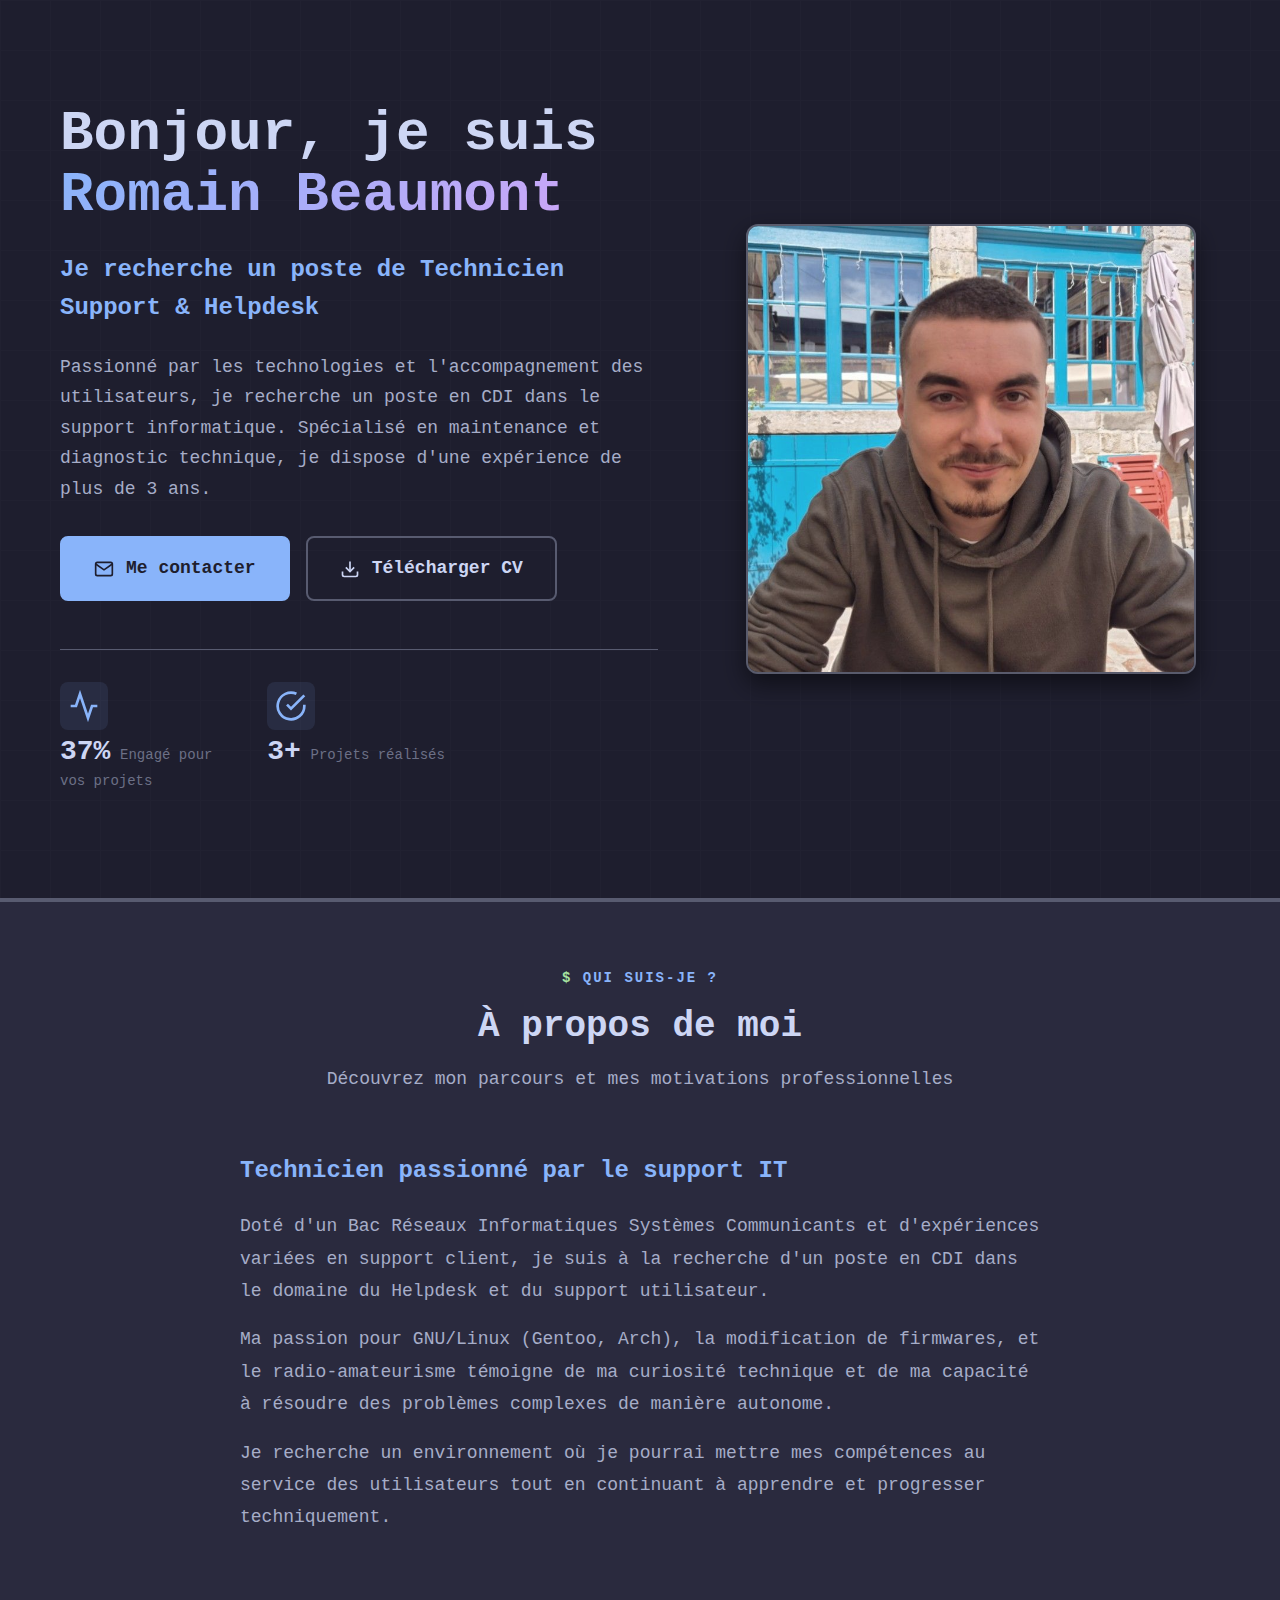
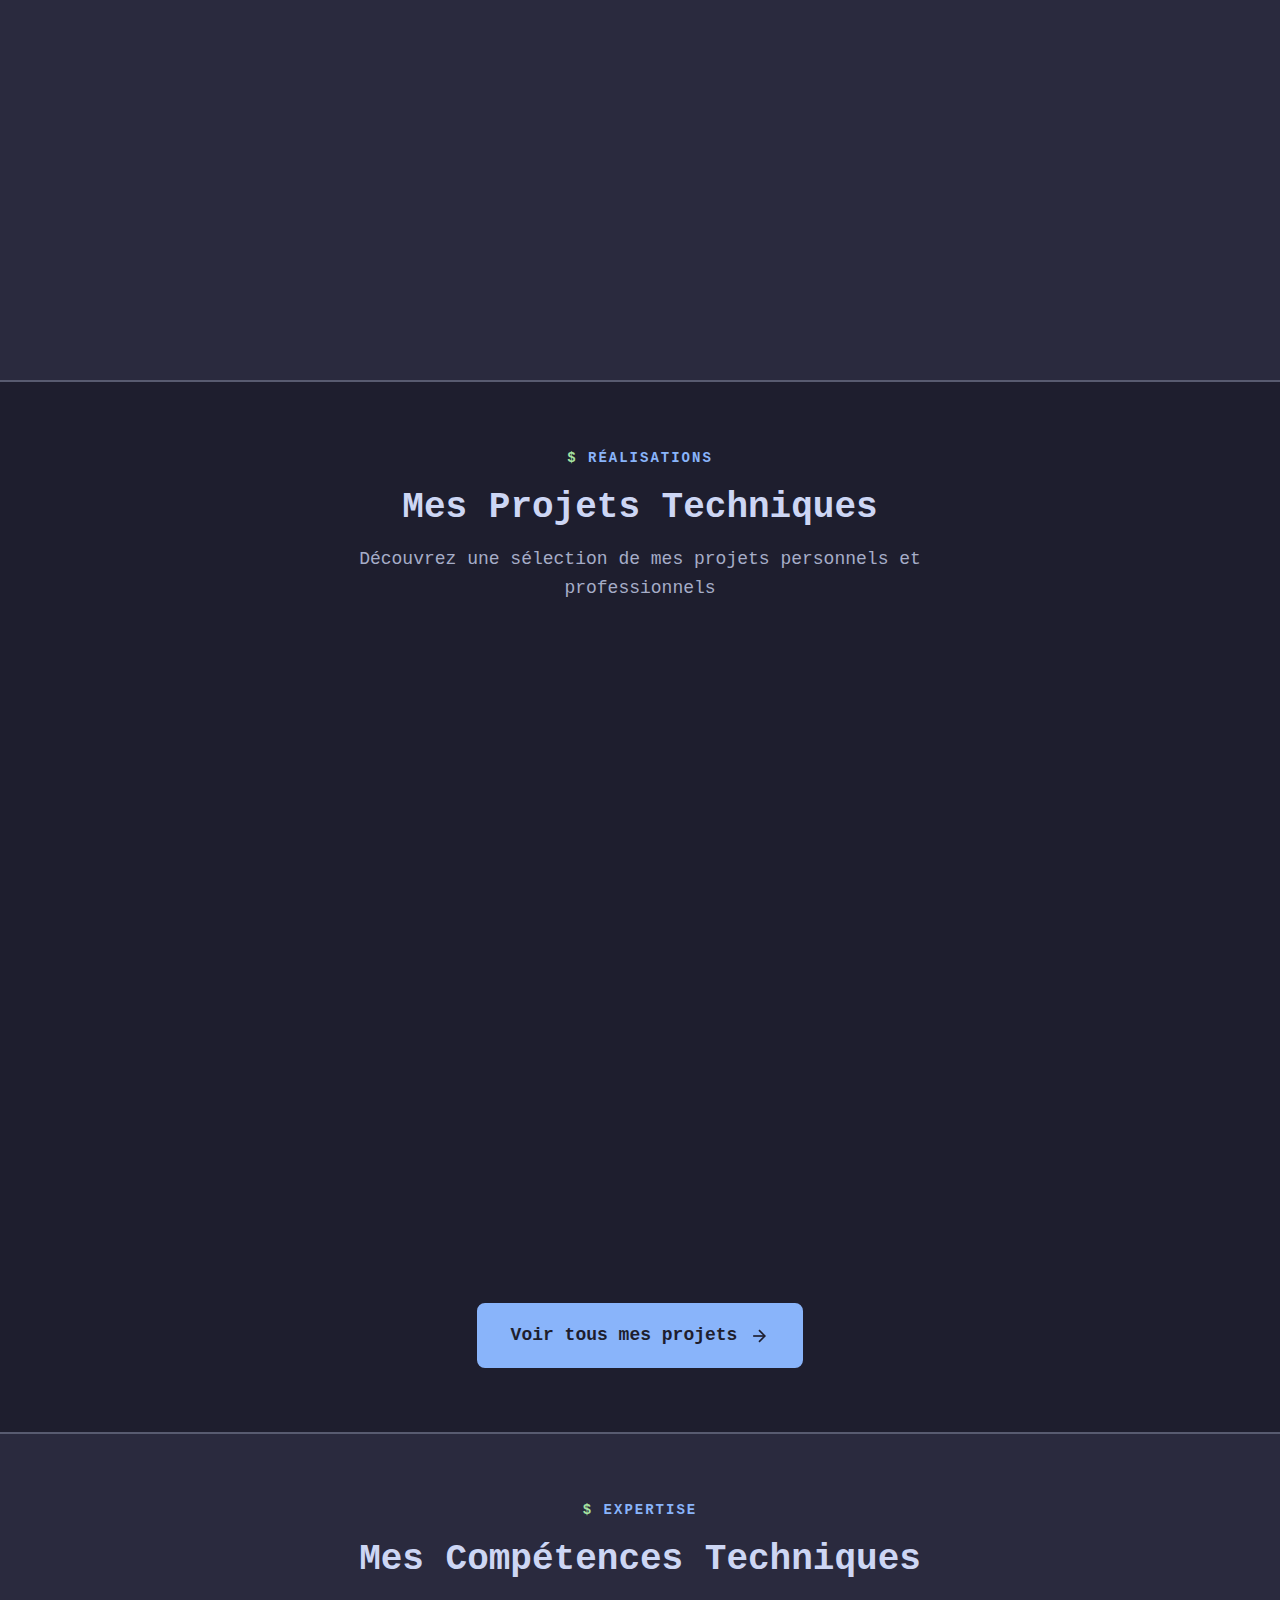
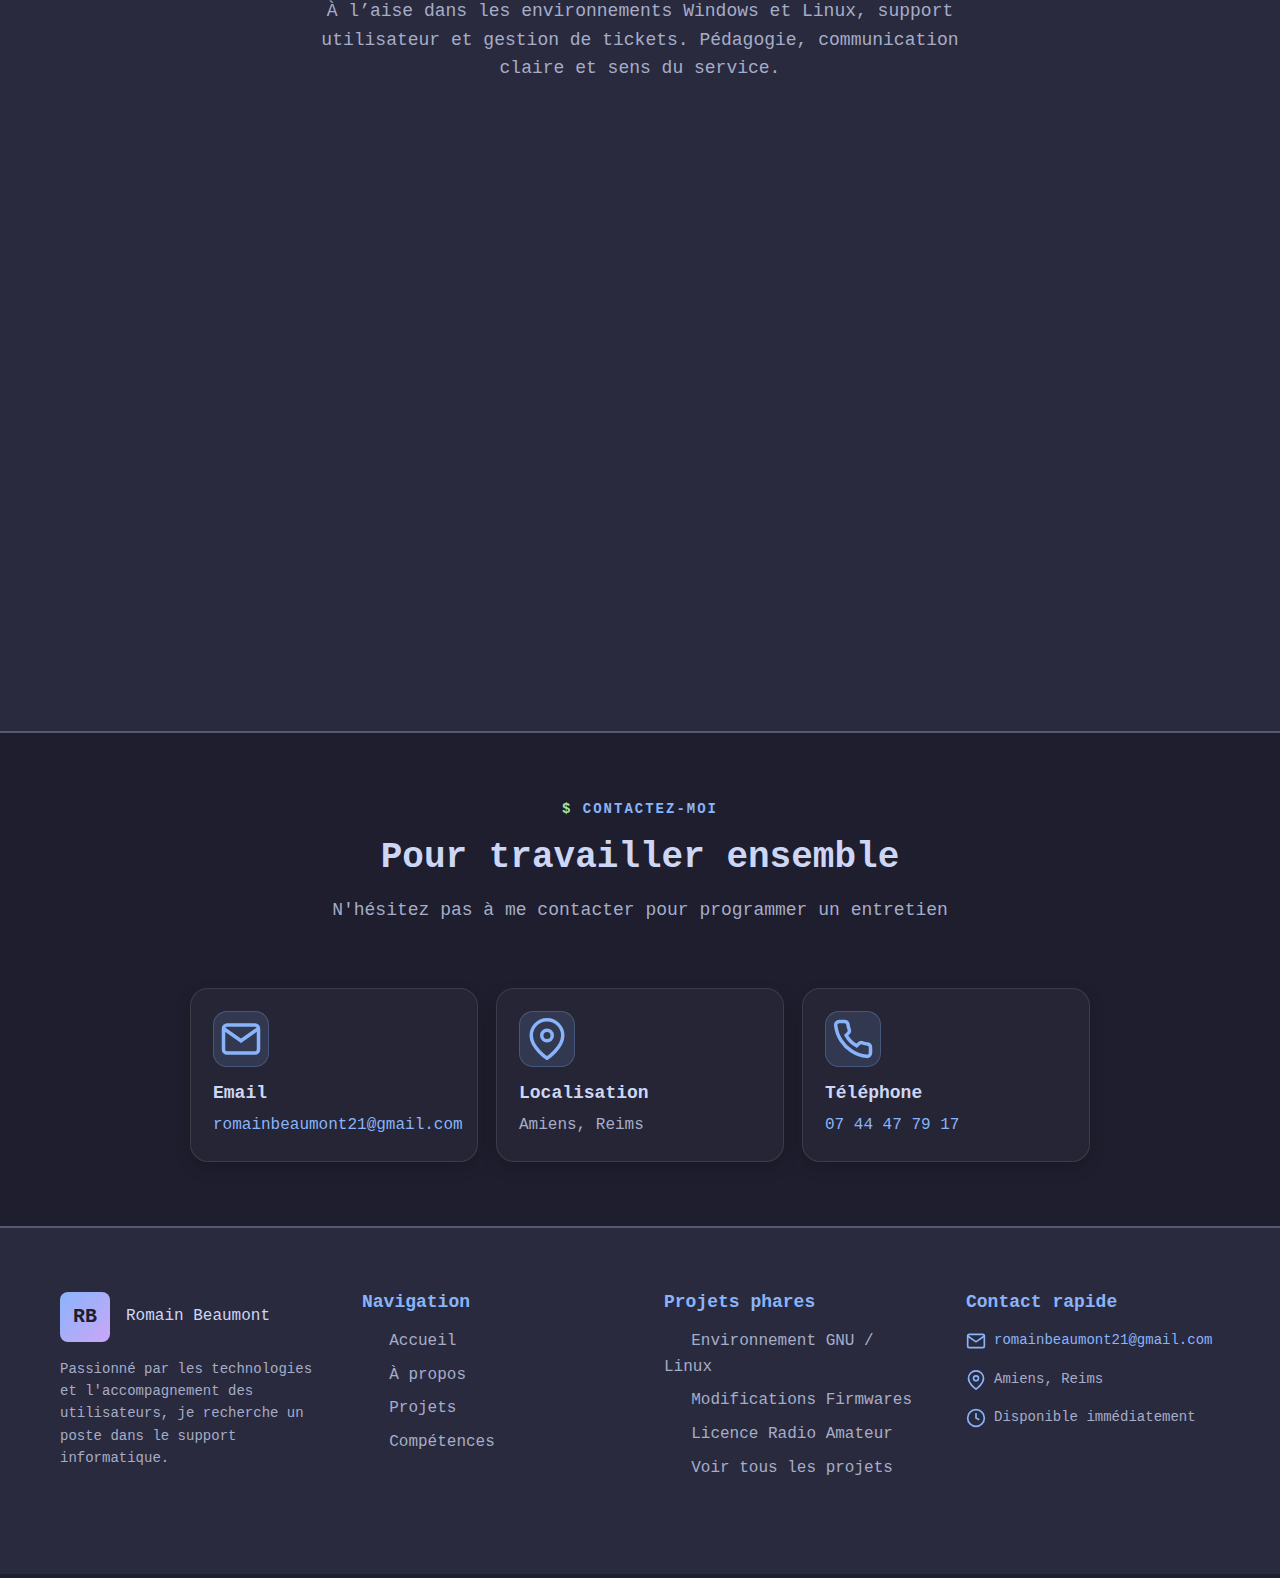
<file: index.html>
<!DOCTYPE html>
<html lang="fr">
<head>
    <meta charset="UTF-8">
    <meta name="viewport" content="width=device-width, initial-scale=1.0">
    <meta name="description" content="Portfolio de Romain Beaumont - Technicien Support IT & Helpdesk. Spécialisé en systèmes Linux, réseaux et support utilisateur.">
    <meta name="keywords" content="Technicien IT, Helpdesk, Support, Linux, Réseaux, Portfolio">
    <meta name="author" content="Romain Beaumont">
    
    <title>Romain Beaumont - Portfolio</title>
    
    <!-- Favicon -->
    <link rel="icon" type="image/x-icon" href="favicon.ico">
    
    <!-- Styles CSS -->
    <link rel="stylesheet" href="css/style.css">
    
    <!-- Google Fonts -->
    <link rel="preconnect" href="https://fonts.googleapis.com">
    <link rel="preconnect" href="https://fonts.gstatic.com" crossorigin>
    <link href="https://fonts.googleapis.com/css2?family=Inter:wght@300;400;500;600;700;800&display=swap" rel="stylesheet">
</head>
<body>

    <!-- ========== SECTION HERO ========== -->
    <section class="hero" id="accueil">
        <div class="container">
            <div class="hero-content">
                
                <!-- ===== COLONNE GAUCHE : TEXTE ===== -->
                <div class="hero-text">
                    

                    
                    <!-- Titre principal -->
                    <h1 class="hero-title">
                        Bonjour, je suis <br>
                        <span class="gradient-text">Romain Beaumont</span>
                    </h1>
                    
                    <!-- Sous-titre avec animation -->
                    <p class="hero-subtitle">
                        <span class="typed-text">Je recherche un poste de Technicien Support & Helpdesk</span>
                    </p>
                    
                    <!-- Description -->
                    <p class="hero-description">
                        Passionné par les technologies et l'accompagnement des utilisateurs, 
                        je recherche un poste en CDI dans le support informatique. 
                        Spécialisé en maintenance et diagnostic technique, je dispose d'une expérience de plus de 3 ans.
                    </p>
                    
                    <!-- Boutons d'action -->
                    <div class="hero-buttons">
                        <a href="#contact" class="btn btn-primary btn-large">
                            <svg class="icon-left" width="20" height="20" viewBox="0 0 24 24" fill="none" stroke="currentColor" stroke-width="2">
                                <path d="M4 4h16c1.1 0 2 .9 2 2v12c0 1.1-.9 2-2 2H4c-1.1 0-2-.9-2-2V6c0-1.1.9-2 2-2z"></path>
                                <polyline points="22,6 12,13 2,6"></polyline>
                            </svg>
                            Me contacter
                        </a>
                        <a href="assets/documents/CV-Romain-BEAUMONT.pdf" class="btn btn-outline btn-large" download>
                            <svg class="icon-left" width="20" height="20" viewBox="0 0 24 24" fill="none" stroke="currentColor" stroke-width="2">
                                <path d="M21 15v4a2 2 0 0 1-2 2H5a2 2 0 0 1-2-2v-4"></path>
                                <polyline points="7 10 12 15 17 10"></polyline>
                                <line x1="12" y1="15" x2="12" y2="3"></line>
                            </svg>
                            Télécharger CV
                        </a>
                    </div>
                    
<div class="hero-stats">
    <div class="stat-card">
        <div class="stat-icon">
            <svg width="32" height="32" viewBox="0 0 24 24" fill="none" stroke="currentColor" stroke-width="2">
                <polyline points="22 12 18 12 15 21 9 3 6 12 2 12"></polyline>
            </svg>
        </div>
        <div class="stat-content">
            <span class="stat-number">100%</span>
            <span class="stat-label">Engagé pour vos projets</span>
        </div>
    </div>
    

    
    <div class="stat-card">
        <div class="stat-icon">
            <svg width="32" height="32" viewBox="0 0 24 24" fill="none" stroke="currentColor" stroke-width="2">
                <path d="M22 11.08V12a10 10 0 1 1-5.93-9.14"></path>
                <polyline points="22 4 12 14.01 9 11.01"></polyline>
            </svg>
        </div>
        <div class="stat-content">
            <span class="stat-number">10+</span>
            <span class="stat-label">Projets réalisés</span>
        </div>
    </div>
</div>

                    
                </div>
                <!-- fin hero-text -->
                
                <!-- ===== COLONNE DROITE : IMAGE ===== -->
                <div class="hero-image">
                    <div class="image-container">
                        <img src="assets/images/photo-profil.jpg" alt="Romain Beaumont - Technicien IT" class="profile-image">
                        
                       
                    </div>
                </div>
                <!-- fin hero-image -->
                
            </div>
        </div>
    </section>

    <!-- ========== SECTION À PROPOS ========== -->
    <section class="about-section" id="about">
        <div class="container">
            <div class="section-header">
                <span class="section-label">Qui suis-je ?</span>
                <h2 class="section-title">À propos de moi</h2>
                <p class="section-description">
                    Découvrez mon parcours et mes motivations professionnelles
                </p>
            </div>
            
            <div class="about-content">
                <div class="about-text">
                    <h3>Technicien passionné par le support IT</h3>
                    <p>
                        Doté d'un Bac Réseaux Informatiques Systèmes Communicants et d'expériences variées en support client, 
                        je suis à la recherche d'un poste en CDI dans le domaine du Helpdesk et du support utilisateur.
                    </p>
                    <p>
                        Ma passion pour GNU/Linux (Gentoo, Arch), la modification de firmwares, 
                        et le radio-amateurisme témoigne de ma curiosité technique et de ma capacité à résoudre 
                        des problèmes complexes de manière autonome.
                    </p>
                    <p>
                        Je recherche un environnement où je pourrai mettre mes compétences au service 
                        des utilisateurs tout en continuant à apprendre et progresser techniquement.
                    </p>
                </div>
                
<!-- Section À propos - Highlight Cards -->
<div class="about-highlights">
    <div class="highlight-card">
        <div class="highlight-icon">
            <svg width="40" height="40" viewBox="0 0 24 24" fill="none" stroke="currentColor" stroke-width="2">
                <rect x="2" y="7" width="20" height="14" rx="2" ry="2"></rect>
                <path d="M16 21V5a2 2 0 0 0-2-2h-4a2 2 0 0 0-2 2v16"></path>
            </svg>
        </div>
        <h3>Expériences variées</h3>
        <p>Support, gestion de dossiers, modération technique</p>
    </div>
    
    <div class="highlight-card">
        <div class="highlight-icon">
            <svg width="40" height="40" viewBox="0 0 24 24" fill="none" stroke="currentColor" stroke-width="2">
                <circle cx="12" cy="12" r="10"></circle>
                <path d="M12 6v6l4 2"></path>
            </svg>
        </div>
        <h3>Objectif professionnel</h3>
        <p>Intégrer une équipe Helpdesk pour accompagner les utilisateurs au quotidien</p>
    </div>
    
    <div class="highlight-card">
        <div class="highlight-icon">
            <svg width="40" height="40" viewBox="0 0 24 24" fill="none" stroke="currentColor" stroke-width="2">
                <polygon points="12 2 15.09 8.26 22 9.27 17 14.14 18.18 21.02 12 17.77 5.82 21.02 7 14.14 2 9.27 8.91 8.26 12 2"></polygon>
            </svg>
        </div>
        <h3>Valeurs</h3>
        <p>Rigueur, autonomie, communication et amélioration continue</p>
    </div>
</div>

            </div>
        </div>
    </section>

    <!-- ========== SECTION PROJETS ========== -->
    <section class="projects-section" id="projets">
        <div class="container">
            <div class="section-header">
                <span class="section-label">Réalisations</span>
                <h2 class="section-title">Mes Projets Techniques</h2>
                <p class="section-description">
                    Découvrez une sélection de mes projets personnels et professionnels
                </p>
            </div>
            
            <div class="projects-grid">
                
                <!-- Projet 1 -->
                <article class="project-card">
                    <div class="project-image">
                        <img src="assets/images/projets/linux-desktop.png" alt="Environnement Linux personnalisé">
                        <div class="project-overlay">
                            <a href="projets.html" class="btn-overlay">Voir le projet</a>
                        </div>
                    </div>
                    <div class="project-content">
                        <div class="project-tags">
                            <span class="tag">GNU/Linux</span> 
                            <span class="tag">Systèmes</span>
                            <span class="tag">BASH</span>
                        </div>
                        <h3 class="project-title">Environnement GNU/Linux personnalisé</h3>
                        <p class="project-description">
Configuration complète d'un environnement Linux (Gentoo/Arch) avec optimisations système, scripts d'automatisation et sécurisation avancée (hardening).
                        </p>
                        <div class="project-meta">
                            <span class="meta-item">
                                <svg class="icon" width="16" height="16" viewBox="0 0 24 24" fill="none" stroke="currentColor">
                                    <rect x="3" y="4" width="18" height="18" rx="2" ry="2"></rect>
                                    <line x1="16" y1="2" x2="16" y2="6"></line>
                                    <line x1="8" y1="2" x2="8" y2="6"></line>
                                    <line x1="3" y1="10" x2="21" y2="10"></line>
                                </svg>
                                2019-2025
                            </span>
                       
                        </div>
                    </div>
                </article>

                <!-- Projet 2 -->
                <article class="project-card">
                    <div class="project-image">
                        <img src="assets/images/projets/bios-modding.png" alt="Modification BIOS">
                        <div class="project-overlay">
                            <a href="projets.html" class="btn-overlay">Voir le projet</a>
                        </div>
                    </div>
                    <div class="project-content">
                        <div class="project-tags">
                            <span class="tag">Hardware</span>
                            <span class="tag">Firmwares</span>
                            <span class="tag">Programmation</span>
                        </div>
                        <h3 class="project-title">Modification de Firmwares pour Thinkpad X200/X220</h3>
                        <p class="project-description">
Installation et configuration de Coreboot et Libreboot sur ordinateurs portables Lenovo Thinkpad, pour des améliorations de sécurité. 
                        </p>
                        <div class="project-meta">
                            <span class="meta-item">
                                <svg class="icon" width="16" height="16" viewBox="0 0 24 24" fill="none" stroke="currentColor">
                                    <rect x="3" y="4" width="18" height="18" rx="2" ry="2"></rect>
                                    <line x1="16" y1="2" x2="16" y2="6"></line>
                                    <line x1="8" y1="2" x2="8" y2="6"></line>
                                    <line x1="3" y1="10" x2="21" y2="10"></line>
                                </svg>
                                2024-2025
                            </span>
                      
                              
                            </span>
                        </div>
                    </div>
                </article>

                <!-- Projet 3 -->
                <article class="project-card">
                    <div class="project-image">
                        <img src="assets/images/projets/radio-amateur.png" alt="Projet Radio Amateur">
                        <div class="project-overlay">
                            <a href="projets.html" class="btn-overlay">Voir le projet</a>
                        </div>
                    </div>
                    <div class="project-content">
                        <div class="project-tags">
                            <span class="tag">Electronique</span>
                            <span class="tag">Electrotechnique</span>
                        </div>
                        <h3 class="project-title">Licence Radio Amateur (ANFR)</h3>
                        <p class="project-description">
Obtention de la licence radioamateur, expérimentation des techniques de transmission radio, montage d'antennes et réception longue distance. 
                        </p>
                        <div class="project-meta">
                            <span class="meta-item">
                                <svg class="icon" width="16" height="16" viewBox="0 0 24 24" fill="none" stroke="currentColor">
                                    <rect x="3" y="4" width="18" height="18" rx="2" ry="2"></rect>
                                    <line x1="16" y1="2" x2="16" y2="6"></line>
                                    <line x1="8" y1="2" x2="8" y2="6"></line>
                                    <line x1="3" y1="10" x2="21" y2="10"></line>
                                </svg>
                                2025-2026
                            </span>
                      
                        </div>
                    </div>
                </article>

            </div>
            <!-- fin projects-grid -->
            
            <!-- Bouton vers page projets -->
            <div class="section-cta">
                <a href="projets.html" class="btn btn-primary btn-large">
                    Voir tous mes projets
                    <svg class="icon-right" width="20" height="20" viewBox="0 0 24 24" fill="none" stroke="currentColor" stroke-width="2">
                        <line x1="5" y1="12" x2="19" y2="12"></line>
                        <polyline points="12 5 19 12 12 19"></polyline>
                    </svg>
                </a>
            </div>
        </div>
    </section>

    <!-- ========== SECTION COMPÉTENCES ========== -->
    <section class="skills-section" id="competences">
        <div class="container">
            <div class="section-header">
                <span class="section-label">Expertise</span>
                <h2 class="section-title">Mes Compétences Techniques</h2>
                <p class="section-description">
À l’aise dans les environnements Windows et Linux, support utilisateur et gestion de tickets. Pédagogie, communication claire et sens du service.
                </p>
            </div>
            
            <div class="skills-grid">
                
                <!-- Catégorie 1 : Systèmes & Linux -->
                <div class="skill-category">
                    <div class="category-icon">
                        <svg width="40" height="40" viewBox="0 0 24 24" fill="none" stroke="currentColor" stroke-width="2">
                            <rect x="2" y="3" width="20" height="14" rx="2" ry="2"></rect>
                            <line x1="8" y1="21" x2="16" y2="21"></line>
                            <line x1="12" y1="17" x2="12" y2="21"></line>
                        </svg>
                    </div>
                    <h3 class="category-title">Systèmes & GNU Linux</h3>
                    <ul class="skills-list">
                        <li>
                            <span class="skill-name">GNU/Linux (Gentoo, Arch)</span>
                            <div class="skill-bar">
                                <div class="skill-progress" style="width: 90%"></div>
                            </div>
                        </li>
                        <li>
                            <span class="skill-name">Scripting Bash/Shell</span>
                            <div class="skill-bar">
                                <div class="skill-progress" style="width: 85%"></div>
                            </div>
                        </li>
                        <li>
                            <span class="skill-name">Administration système</span>
                            <div class="skill-bar">
                                <div class="skill-progress" style="width: 60%"></div>
                            </div>
                        </li>
                        <li>
                            <span class="skill-name">Virtualisation (VirtualBox, KVM)</span>
                            <div class="skill-bar">
                                <div class="skill-progress" style="width: 75%"></div>
                            </div>
                        </li>
                    </ul>
                </div>

                <!-- Catégorie 2 : Hardware & Réseaux -->
                <div class="skill-category">
                    <div class="category-icon">
                        <svg width="40" height="40" viewBox="0 0 24 24" fill="none" stroke="currentColor" stroke-width="2">
                            <rect x="4" y="4" width="16" height="16" rx="2" ry="2"></rect>
                            <rect x="9" y="9" width="6" height="6"></rect>
                            <line x1="9" y1="1" x2="9" y2="4"></line>
                            <line x1="15" y1="1" x2="15" y2="4"></line>
                            <line x1="9" y1="20" x2="9" y2="23"></line>
                            <line x1="15" y1="20" x2="15" y2="23"></line>
                        </svg>
                    </div>
                    <h3 class="category-title">Hardware & Réseaux</h3>
                    <ul class="skills-list">
                        <li>
                            <span class="skill-name">Diagnostic et réparation matériel</span>
                            <div class="skill-bar">
                                <div class="skill-progress" style="width: 90%"></div>
                            </div>
                        </li>
                        <li>
                            <span class="skill-name">Modifications firmwares (Coreboot, Libreboot)</span>
                            <div class="skill-bar">
                                <div class="skill-progress" style="width: 65%"></div>
                            </div>
                        </li>
                        <li>
                            <span class="skill-name">Configuration réseaux (TCP/IP, VLAN)</span>
                            <div class="skill-bar">
                                <div class="skill-progress" style="width: 78%"></div>
                            </div>
                        </li>
                        <li>
                            <span class="skill-name">Micro-soudure électronique</span>
                            <div class="skill-bar">
                                <div class="skill-progress" style="width: 95%"></div>
                            </div>
                        </li>
                    </ul>
                </div>

                <!-- Catégorie 3 : Support & Helpdesk -->
                <div class="skill-category">
                    <div class="category-icon">
                        <svg width="40" height="40" viewBox="0 0 24 24" fill="none" stroke="currentColor" stroke-width="2">
                            <path d="M14.7 6.3a1 1 0 0 0 0 1.4l1.6 1.6a1 1 0 0 0 1.4 0l3.77-3.77a6 6 0 0 1-7.94 7.94l-6.91 6.91a2.12 2.12 0 0 1-3-3l6.91-6.91a6 6 0 0 1 7.94-7.94l-3.76 3.76z"></path>
                        </svg>
                    </div>
                    <h3 class="category-title">Outils maîtrisés</h3>
                    <ul class="skills-list">
                        <li>
                            <span class="skill-name">TeamViewer / RDP</span>
                            <div class="skill-bar">
                                <div class="skill-progress" style="width: 85%"></div>
                            </div>
                        </li>
                        <li>
                            <span class="skill-name">Windows 10/11 et O365</span>
                            <div class="skill-bar">
                                <div class="skill-progress" style="width: 100%"></div>
                            </div>
                        </li>
                        <li>
                            <span class="skill-name">Active Directory / Windows Server</span>
                            <div class="skill-bar">
                                <div class="skill-progress" style="width: 82%"></div>
                            </div>
                        </li>
                        <li>
                            <span class="skill-name">Notions de fonctionnement des outils de ticketing</span>
                            <div class="skill-bar">
                                <div class="skill-progress" style="width: 87%"></div>
                            </div>
                        </li>
                    </ul>
                </div>

				

            </div>
            <!-- fin skills-grid -->
        </div>
    </section>

    <!-- ========== SECTION CONTACT ========== -->
    <section class="contact-section" id="contact">
        <div class="container">
            <div class="section-header">
                <span class="section-label">Contactez-moi</span>
                <h2 class="section-title">Pour travailler ensemble</h2>
                <p class="section-description">
                    N'hésitez pas à me contacter pour programmer un entretien
                </p>
            </div>
            
            <div class="contact-content">
                
                
                
                <!-- Informations de contact -->
                <div class="contact-info">
                    <div class="info-card">
                        <div class="info-icon">
                            <svg width="42" height="42" viewBox="0 0 24 24" fill="none" stroke="currentColor" stroke-width="2">
                                <path d="M4 4h16c1.1 0 2 .9 2 2v12c0 1.1-.9 2-2 2H4c-1.1 0-2-.9-2-2V6c0-1.1.9-2 2-2z"></path>
                                <polyline points="22,6 12,13 2,6"></polyline>
                            </svg>
                        </div>
                        <h3>Email</h3>
                        <p><a href="mailto:romainbeaumont21@gmail.com">romainbeaumont21@gmail.com</a></p>
                    </div>
                    
                    <div class="info-card">
                        <div class="info-icon">
                            <svg width="42" height="42" viewBox="0 0 24 24" fill="none" stroke="currentColor" stroke-width="2">
                                <path d="M21 10c0 7-9 13-9 13s-9-6-9-13a9 9 0 0 1 18 0z"></path>
                                <circle cx="12" cy="10" r="3"></circle>
                            </svg>
                        </div>
                        <h3>Localisation</h3>
                        <p>Amiens, Reims</p>
                    </div>
                    
                    <!-- Téléphone -->
    <div class="info-card">
        <div class="info-icon">
            <svg width="42" height="42" viewBox="0 0 24 24" fill="none" stroke="currentColor" stroke-width="2">
                <path d="M22 16.92v3a2 2 0 0 1-2.18 2 19.79 19.79 0 0 1-8.63-3.07 19.5 19.5 0 0 1-6-6 19.79 19.79 0 0 1-3.07-8.67A2 2 0 0 1 4.11 2h3a2 2 0 0 1 2 1.72 12.84 12.84 0 0 0 .7 2.81 2 2 0 0 1-.45 2.11L8.09 9.91a16 16 0 0 0 6 6l1.27-1.27a2 2 0 0 1 2.11-.45 12.84 12.84 0 0 0 2.81.7A2 2 0 0 1 22 16.92z"></path>
            </svg>
        </div>
        <h3>Téléphone</h3>
        <p><a href="tel:+33744477917">07 44 47 79 17</a></p>
    </div>
                </div>
                
            </div>
        </div>
    </section>

    <!-- ========== FOOTER ========== -->
    <footer class="footer">
        <div class="container">
            <div class="footer-content">
                <!-- Colonne 1 : À propos -->
                <div class="footer-col">
                    <div class="footer-logo">
                        <div class="logo-text">RB</div>
                        <span>Romain Beaumont</span>
                    </div>
                    <p class="footer-description">
                        Passionné par les technologies et l'accompagnement des utilisateurs, je recherche un poste dans le support informatique. 
                    </p>
                    
                </div>
                
                <!-- Colonne 2 : Navigation rapide -->
                <div class="footer-col">
                    <h3 class="footer-title">Navigation</h3>
                    <ul class="footer-links">
                        <li><a href="#accueil">Accueil</a></li>
                        <li><a href="#about">À propos</a></li>
                        <li><a href="#projets">Projets</a></li>
                        <li><a href="#competences">Compétences</a></li>
                    </ul>
                </div>
                
                <!-- Colonne 3 : Projets -->
                <div class="footer-col">
                    <h3 class="footer-title">Projets phares</h3>
                    <ul class="footer-links">
                        <li><a href="projets.html">Environnement GNU / Linux</a></li>
                        <li><a href="projets.html">Modifications Firmwares</a></li>
                        <li><a href="projets.html">Licence Radio Amateur</a></li>
                        <li><a href="projets.html">Voir tous les projets</a></li>
                    </ul>
                </div>
                
                <!-- Colonne 4 : Contact -->
                <div class="footer-col">
                    <h3 class="footer-title">Contact rapide</h3>
                    <ul class="footer-contact">
                        <li>
                            <svg width="20" height="20" viewBox="0 0 24 24" fill="none" stroke="currentColor" stroke-width="2">
                                <path d="M4 4h16c1.1 0 2 .9 2 2v12c0 1.1-.9 2-2 2H4c-1.1 0-2-.9-2-2V6c0-1.1.9-2 2-2z"></path>
                                <polyline points="22,6 12,13 2,6"></polyline>
                            </svg>
                            <a href="mailto:romainbeaumont21@gmail.com">romainbeaumont21@gmail.com</a>
                        </li>
                        <li>
                            <svg width="20" height="20" viewBox="0 0 24 24" fill="none" stroke="currentColor" stroke-width="2">
                                <path d="M21 10c0 7-9 13-9 13s-9-6-9-13a9 9 0 0 1 18 0z"></path>
                                <circle cx="12" cy="10" r="3"></circle>
                            </svg>
                            <span>Amiens, Reims</span>
							
                        </li>
                        <li>
                            <svg width="20" height="20" viewBox="0 0 24 24" fill="none" stroke="currentColor" stroke-width="2">
                                <circle cx="12" cy="12" r="10"></circle>
                                <polyline points="12 6 12 12 16 14"></polyline>
                            </svg>
                            <span>Disponible immédiatement</span>
                        </li>
                    </ul>
                </div>
            </div>


    <!-- Bouton retour en haut -->
    <button class="scroll-to-top" id="scrollToTop" aria-label="Retour en haut">
        <svg width="24" height="24" viewBox="0 0 24 24" fill="none" stroke="currentColor" stroke-width="2">
            <line x1="12" y1="19" x2="12" y2="5"></line>
            <polyline points="5 12 12 5 19 12"></polyline>
        </svg>
    </button>

    <!-- Scripts JavaScript -->
    <script src="js/main.js"></script>
</body>
</html>
</file>
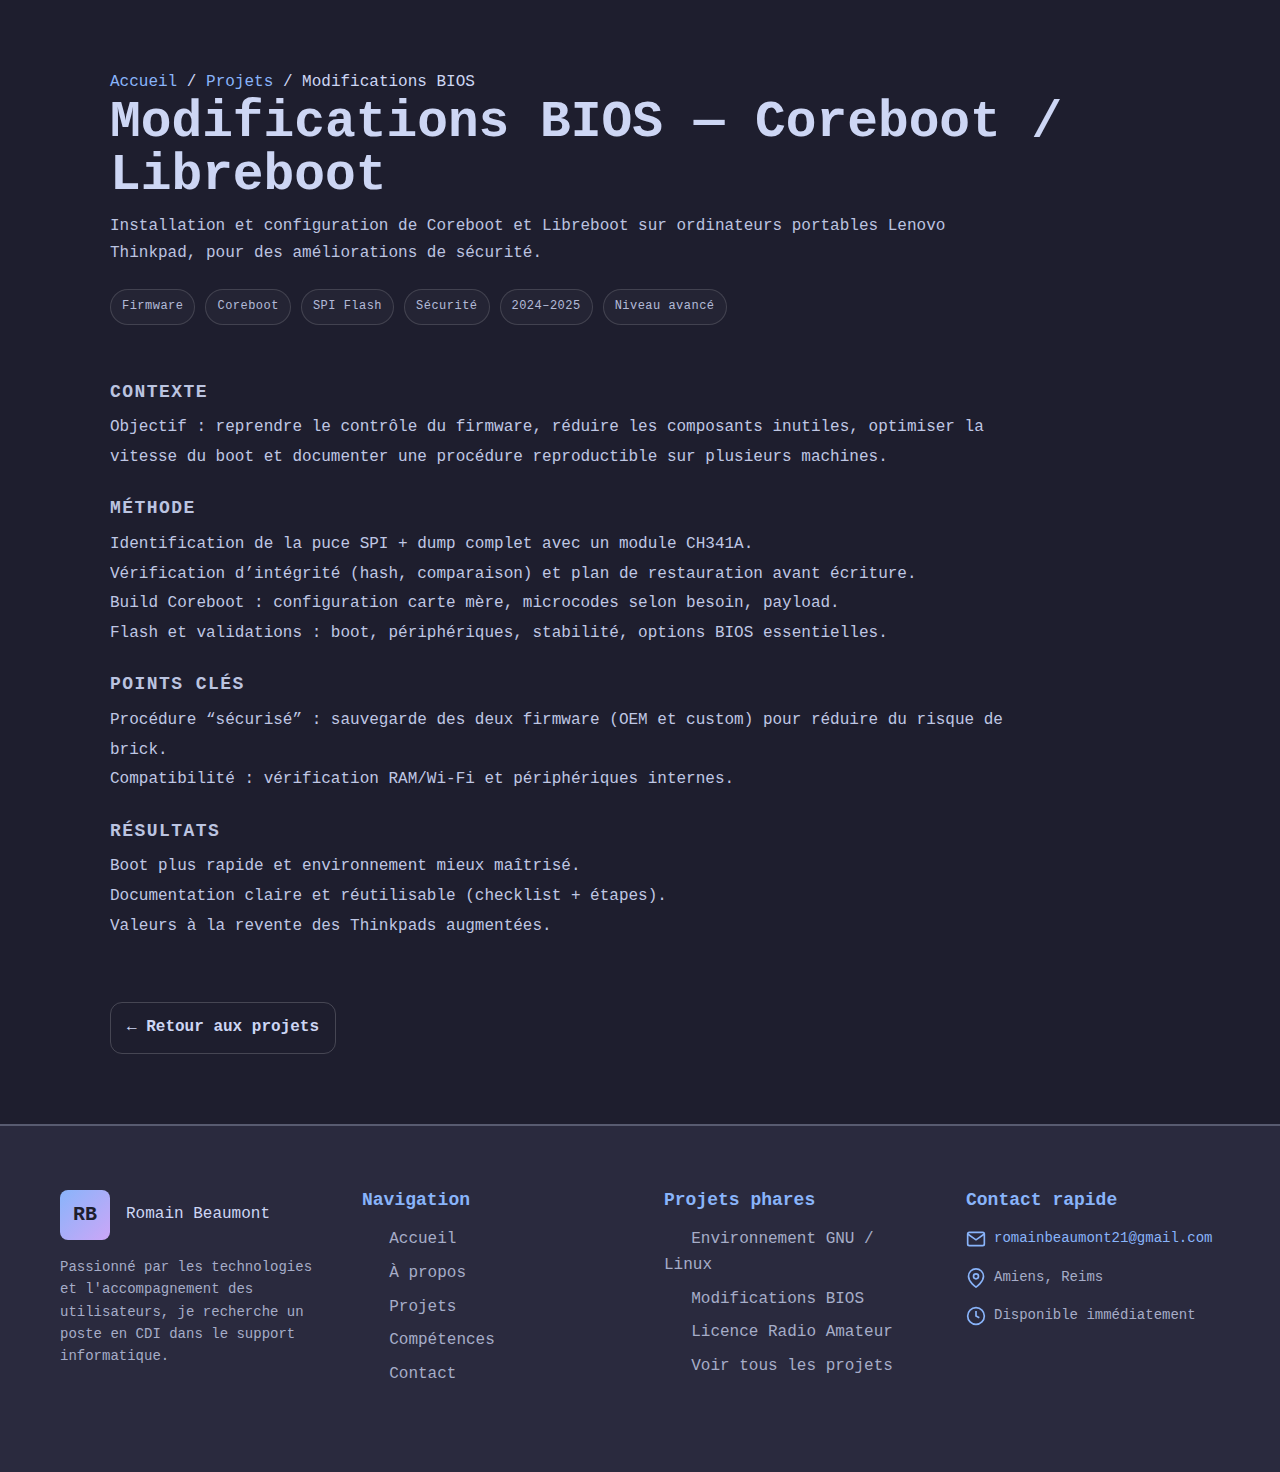
<file: projets/bios-modding.html>
<!DOCTYPE html>
<html lang="fr">
<head>
  <meta charset="UTF-8" />
  <meta name="viewport" content="width=device-width, initial-scale=1.0" />
  <meta name="description" content="BIOS modding : Coreboot/Libreboot, dump/flash SPI, compatibilité, sécurité et procédures anti-brick." />
  <meta name="author" content="Romain Beaumont" />
  <title>Romain BEAUMONT - Modifications BIOS</title>

  <link rel="icon" type="image/x-icon" href="../favicon.ico" />
  <link rel="stylesheet" href="../css/style.css" />
  <link rel="stylesheet" href="../css/responsive.css" />

  <style>
    .page-article{padding:70px 0}
    .article-wrap{max-width:1100px;margin:0 auto;padding:0 20px}
    .article-title{font-size:clamp(34px,4vw,52px);line-height:1.05;margin:0 0 10px}
    .article-subtitle{max-width:860px;opacity:.9;line-height:1.7;margin:0 0 22px}
    .article-sep{height:1px;width:100%;opacity:.25;margin:26px 0 30px}
    .article-meta{display:flex;flex-wrap:wrap;gap:10px;opacity:.85;margin:10px 0 0}
    .pill{display:inline-flex;align-items:center;padding:7px 11px;border-radius:999px;font-size:12px;letter-spacing:.04em;border:1px solid rgba(255,255,255,.16);background:rgba(255,255,255,.04)}
    .article-section{margin:26px 0;max-width:900px}
    .section-title{font-size:18px;letter-spacing:.08em;text-transform:uppercase;opacity:.9;margin:0 0 10px}
    .article-text{line-height:1.85;opacity:.92;margin:0}
    .article-list{margin:12px 0 0;padding-left:18px;line-height:1.85;opacity:.92}
    .article-cta{display:flex;flex-wrap:wrap;gap:12px;margin-top:34px}
    .btn{display:inline-flex;align-items:center;justify-content:center;gap:8px;padding:12px 16px;border-radius:12px;text-decoration:none;border:1px solid rgba(255,255,255,.18)}
    .btn-primary{background:rgba(255,255,255,.10)}
    .btn-outline{background:transparent}
  </style>
</head>

<body>
  <section class="page-article">
    <div class="article-wrap">

      <nav class="breadcrumb" aria-label="Fil d'Ariane">
        <a href="../index.html">Accueil</a>
        <span>/</span>
        <a href="../projets.html">Projets</a>
        <span>/</span>
        <span>Modifications BIOS</span>
      </nav>

      <h1 class="article-title">Modifications BIOS — Coreboot / Libreboot</h1>

      <p class="article-subtitle">
       Installation et configuration de Coreboot et Libreboot sur ordinateurs portables Lenovo Thinkpad, pour des améliorations de sécurité. 
      </p>

      <div class="article-meta">
        <span class="pill">Firmware</span>
        <span class="pill">Coreboot</span>
        <span class="pill">SPI Flash</span>
        <span class="pill">Sécurité</span>
        <span class="pill">2024–2025</span>
        <span class="pill">Niveau avancé</span>
      </div>

      <div class="article-sep"></div>

      <section class="article-section">
        <h2 class="section-title">Contexte</h2>
        <p class="article-text">
          Objectif : reprendre le contrôle du firmware, réduire les composants inutiles,
          optimiser la vitesse du boot et documenter une procédure reproductible sur plusieurs machines.
        </p>
      </section>

      <section class="article-section">
        <h2 class="section-title">Méthode</h2>
        <ul class="article-text">
          <li>Identification de la puce SPI + dump complet avec un module CH341A.</li>
          <li>Vérification d’intégrité (hash, comparaison) et plan de restauration avant écriture.</li>
          <li>Build Coreboot : configuration carte mère, microcodes selon besoin, payload.</li>
          <li>Flash et validations : boot, périphériques, stabilité, options BIOS essentielles.</li>
        </ul>
      </section>

      <section class="article-section">
        <h2 class="section-title">Points clés</h2>
        <ul class="article-text">
          <li>Procédure “sécurisé” : sauvegarde des deux firmware (OEM et custom) pour réduire du risque de brick.</li>
          <li>Compatibilité : vérification RAM/Wi-Fi et périphériques internes.</li>
        </ul>
      </section>

      <section class="article-section">
        <h2 class="section-title">Résultats</h2>
        <ul class="article-text">
          <li>Boot plus rapide et environnement mieux maîtrisé.</li>
          <li>Documentation claire et réutilisable (checklist + étapes).</li>
          <li>Valeurs à la revente des Thinkpads augmentées.</li>
        </ul>
      </section>

      <div class="article-sep"></div>

      <div class="article-cta">
        <a class="btn btn-outline" href="../projets.html">← Retour aux projets</a>
      </div>

    </div>
  </section>

<footer class="footer">
        <div class="container">
            <div class="footer-content">
                <!-- Colonne 1 : À propos -->
                <div class="footer-col">
                    <div class="footer-logo">
                        <div class="logo-text">RB</div>
                        <span>Romain Beaumont</span>
                    </div>
                    <p class="footer-description">
                        Passionné par les technologies et l'accompagnement des utilisateurs, je recherche un poste en CDI dans le support informatique. 
                    </p>
                    
                </div>
                
                <!-- Colonne 2 : Navigation rapide -->
                <div class="footer-col">
                    <h3 class="footer-title">Navigation</h3>
                    <ul class="footer-links">
                        <li><a href="#accueil">Accueil</a></li>
                        <li><a href="#about">À propos</a></li>
                        <li><a href="#projets">Projets</a></li>
                        <li><a href="#competences">Compétences</a></li>
                        <li><a href="#contact">Contact</a></li>
                    </ul>
                </div>
                
                <!-- Colonne 3 : Projets -->
                <div class="footer-col">
                    <h3 class="footer-title">Projets phares</h3>
                    <ul class="footer-links">
                        <li><a href="projets.html">Environnement GNU / Linux</a></li>
                        <li><a href="projets.html">Modifications BIOS</a></li>
                        <li><a href="projets.html">Licence Radio Amateur</a></li>
                        <li><a href="projets.html">Voir tous les projets</a></li>
                    </ul>
                </div>
                
                <!-- Colonne 4 : Contact -->
                <div class="footer-col">
                    <h3 class="footer-title">Contact rapide</h3>
                    <ul class="footer-contact">
                        <li>
                            <svg width="20" height="20" viewBox="0 0 24 24" fill="none" stroke="currentColor" stroke-width="2">
                                <path d="M4 4h16c1.1 0 2 .9 2 2v12c0 1.1-.9 2-2 2H4c-1.1 0-2-.9-2-2V6c0-1.1.9-2 2-2z"></path>
                                <polyline points="22,6 12,13 2,6"></polyline>
                            </svg>
                            <a href="mailto:romainbeaumont21@gmail.com">romainbeaumont21@gmail.com</a>
                        </li>
                        <li>
                            <svg width="20" height="20" viewBox="0 0 24 24" fill="none" stroke="currentColor" stroke-width="2">
                                <path d="M21 10c0 7-9 13-9 13s-9-6-9-13a9 9 0 0 1 18 0z"></path>
                                <circle cx="12" cy="10" r="3"></circle>
                            </svg>
                            <span>Amiens, Reims</span>
							
                        </li>
                        <li>
                            <svg width="20" height="20" viewBox="0 0 24 24" fill="none" stroke="currentColor" stroke-width="2">
                                <circle cx="12" cy="12" r="10"></circle>
                                <polyline points="12 6 12 12 16 14"></polyline>
                            </svg>
                            <span>Disponible immédiatement</span>
                        </li>
                    </ul>
                </div>
            </div>

  <script>document.getElementById('year').textContent = new Date().getFullYear();</script>
</body>
</html>
</file>
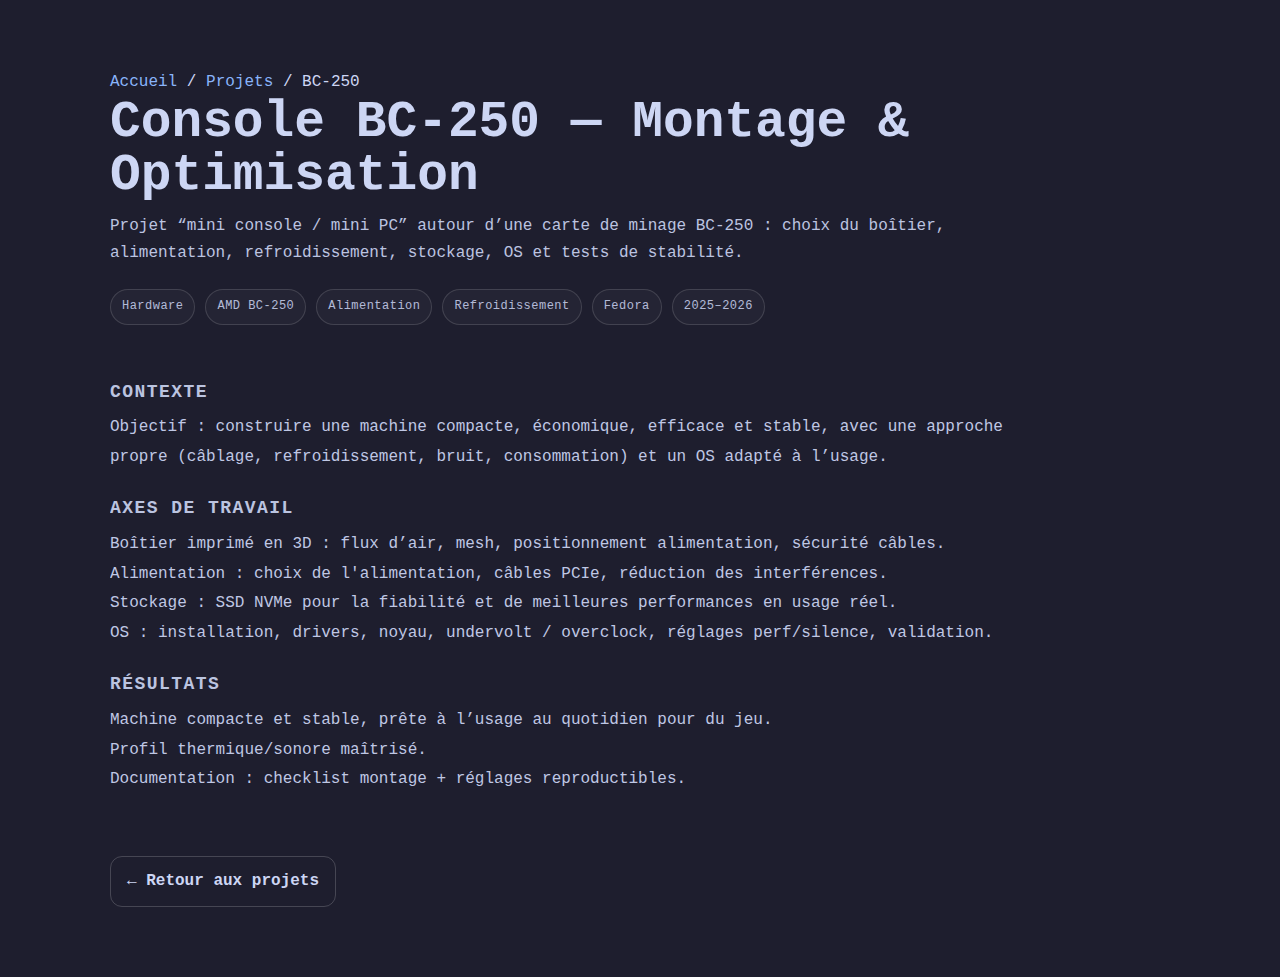
<file: projets/consolebc250.html>
<!DOCTYPE html>
<html lang="fr">
<head>
  <meta charset="UTF-8" />
  <meta name="viewport" content="width=device-width, initial-scale=1.0" />
  <meta name="description" content="Console BC-250 : montage, optimisation, alimentation, refroidissement, OS et validation." />
  <meta name="author" content="Romain Beaumont" />
  <title>Romain BEAUMONT — Console carte de minage</title>

  <link rel="icon" type="image/x-icon" href="../favicon.ico" />
  <link rel="stylesheet" href="../css/style.css" />
  <link rel="stylesheet" href="../css/responsive.css" />

  <style>
    .page-article{padding:70px 0}
    .article-wrap{max-width:1100px;margin:0 auto;padding:0 20px}
    .article-title{font-size:clamp(34px,4vw,52px);line-height:1.05;margin:0 0 10px}
    .article-subtitle{max-width:860px;opacity:.9;line-height:1.7;margin:0 0 22px}
    .article-sep{height:1px;width:100%;opacity:.25;margin:26px 0 30px}
    .article-meta{display:flex;flex-wrap:wrap;gap:10px;opacity:.85;margin:10px 0 0}
    .pill{display:inline-flex;align-items:center;padding:7px 11px;border-radius:999px;font-size:12px;letter-spacing:.04em;border:1px solid rgba(255,255,255,.16);background:rgba(255,255,255,.04)}
    .article-section{margin:26px 0;max-width:900px}
    .section-title{font-size:18px;letter-spacing:.08em;text-transform:uppercase;opacity:.9;margin:0 0 10px}
    .article-text{line-height:1.85;opacity:.92;margin:0}
    .article-list{margin:12px 0 0;padding-left:18px;line-height:1.85;opacity:.92}
    .article-cta{display:flex;flex-wrap:wrap;gap:12px;margin-top:34px}
    .btn{display:inline-flex;align-items:center;justify-content:center;gap:8px;padding:12px 16px;border-radius:12px;text-decoration:none;border:1px solid rgba(255,255,255,.18)}
    .btn-primary{background:rgba(255,255,255,.10)}
    .btn-outline{background:transparent}
  </style>
</head>

<body>
  <section class="page-article">
    <div class="article-wrap">

      <nav class="breadcrumb" aria-label="Fil d'Ariane">
        <a href="../index.html">Accueil</a>
        <span>/</span>
        <a href="../projets.html">Projets</a>
        <span>/</span>
        <span>BC-250</span>
      </nav>

      <h1 class="article-title">Console BC-250 — Montage & Optimisation</h1>

      <p class="article-subtitle">
        Projet “mini console / mini PC” autour d’une carte de minage BC-250 : choix du boîtier, alimentation,
        refroidissement, stockage, OS et tests de stabilité.
      </p>

      <div class="article-meta">
        <span class="pill">Hardware</span>
        <span class="pill">AMD BC-250</span>
        <span class="pill">Alimentation</span>
        <span class="pill">Refroidissement</span>
        <span class="pill">Fedora</span>
        <span class="pill">2025–2026</span>
      </div>

      <div class="article-sep"></div>

      <section class="article-section">
        <h2 class="section-title">Contexte</h2>
        <p class="article-text">
          Objectif : construire une machine compacte, économique, efficace et stable, avec une approche propre
          (câblage, refroidissement, bruit, consommation) et un OS adapté à l’usage.
        </p>
      </section>

      <section class="article-section">
        <h2 class="section-title">Axes de travail</h2>
        <ul class="article-text">
          <li>Boîtier imprimé en 3D : flux d’air, mesh, positionnement alimentation, sécurité câbles.</li>
          <li>Alimentation : choix de l'alimentation, câbles PCIe, réduction des interférences.</li>
          <li>Stockage : SSD NVMe pour la fiabilité et de meilleures performances en usage réel.</li>
          <li>OS : installation, drivers, noyau, undervolt / overclock, réglages perf/silence, validation.</li>
        </ul>
      </section>

      <section class="article-section">
        <h2 class="section-title">Résultats</h2>
        <ul class="article-text">
          <li>Machine compacte et stable, prête à l’usage au quotidien pour du jeu.</li>
          <li>Profil thermique/sonore maîtrisé.</li>
          <li>Documentation : checklist montage + réglages reproductibles.</li>
        </ul>
      </section>

      <div class="article-sep"></div>

      <div class="article-cta">
        <a class="btn btn-outline" href="../projets.html">← Retour aux projets</a>
      </div>

    </div>
  </section>



  <script>document.getElementById('year').textContent = new Date().getFullYear();</script>
</body>
</html>
</file>
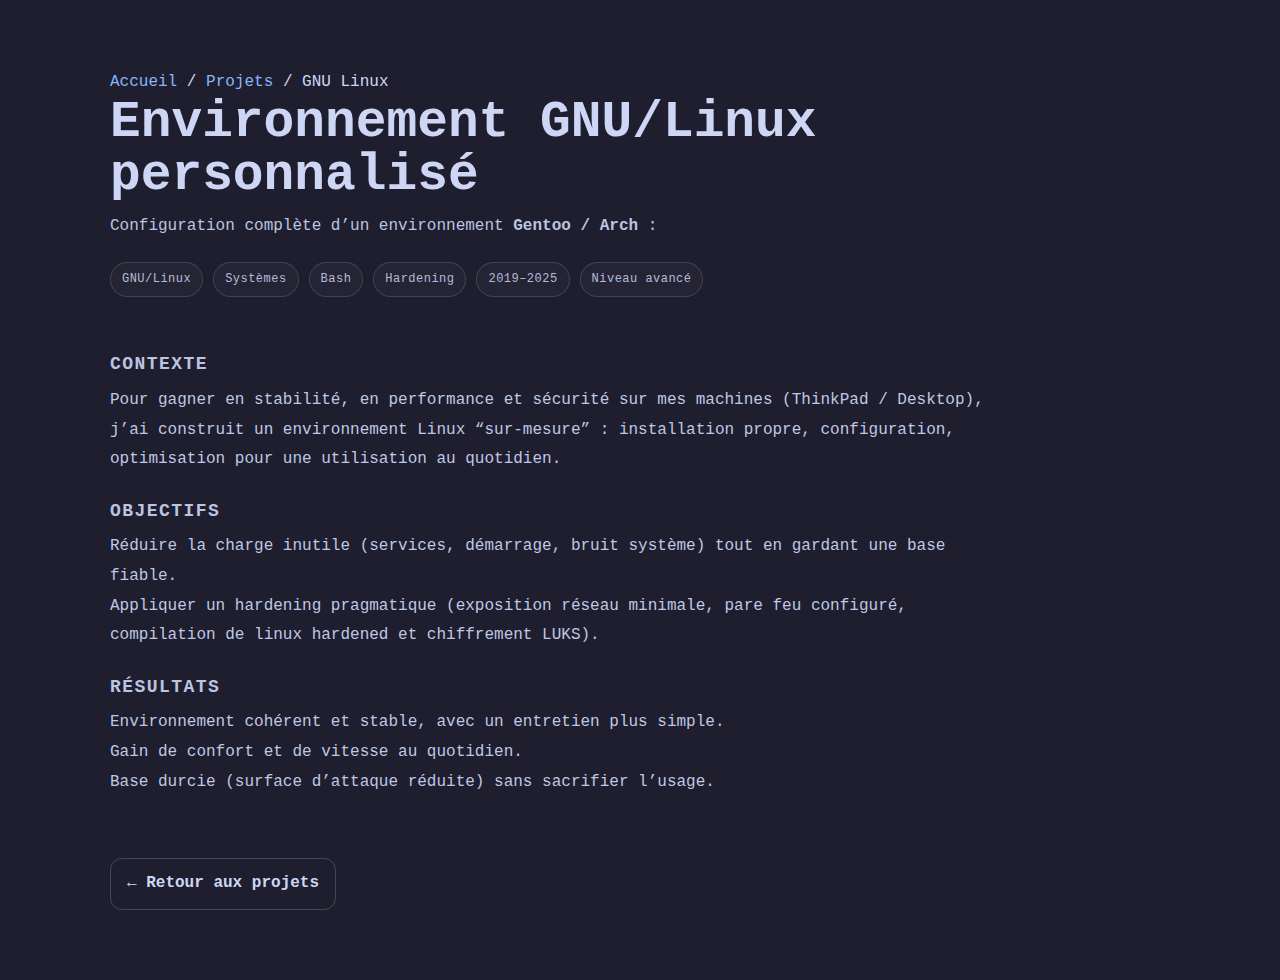
<file: projets/linux-avance.html>
<!DOCTYPE html>
<html lang="fr">
<head>
  <meta charset="UTF-8" />
  <meta name="viewport" content="width=device-width, initial-scale=1.0" />
  <meta name="description" content="Environnement GNU/Linux personnalisé : Gentoo / Arch, optimisation système, automatisation, hardening et maintenance." />
  <meta name="author" content="Romain Beaumont" />
  <title>Romain BEAUMONT - Environnement GNU Linux</title>

  <link rel="icon" type="image/x-icon" href="../favicon.ico" />
  <link rel="stylesheet" href="../css/style.css" />
  <link rel="stylesheet" href="../css/responsive.css" />

  <style>
    .page-article { padding: 70px 0; }
    .article-wrap { max-width: 1100px; margin: 0 auto; padding: 0 20px; }
    .article-title { font-size: clamp(34px, 4vw, 52px); line-height: 1.05; margin: 0 0 10px; }
    .article-subtitle { max-width: 860px; opacity: .9; line-height: 1.7; margin: 0 0 22px; }
    .article-sep { height: 1px; width: 100%; opacity: .25; margin: 26px 0 30px; }
    .article-meta { display: flex; flex-wrap: wrap; gap: 10px; opacity: .85; margin: 10px 0 0; }
    .pill { display: inline-flex; align-items: center; padding: 7px 11px; border-radius: 999px; font-size: 12px; letter-spacing: .04em; border: 1px solid rgba(255,255,255,.16); background: rgba(255,255,255,.04); }
    .article-section { margin: 26px 0; max-width: 900px; }
    .section-title { font-size: 18px; letter-spacing: .08em; text-transform: uppercase; opacity: .9; margin: 0 0 10px; }
    .article-text { line-height: 1.85; opacity: .92; margin: 0; }
    .article-list { margin: 12px 0 0; padding-left: 18px; line-height: 1.85; opacity: .92; }
    .article-cta { display: flex; flex-wrap: wrap; gap: 12px; margin-top: 34px; }
    .btn { display: inline-flex; align-items: center; justify-content: center; gap: 8px; padding: 12px 16px; border-radius: 12px; text-decoration: none; border: 1px solid rgba(255,255,255,.18); }
    .btn-primary { background: rgba(255,255,255,.10); }
    .btn-outline { background: transparent; }
  </style>
</head>

<body>

  <section class="page-article">
    <div class="article-wrap">

      <nav class="breadcrumb" aria-label="Fil d'Ariane">
        <a href="../index.html">Accueil</a>
        <span>/</span>
        <a href="../projets.html">Projets</a>
        <span>/</span>
        <span>GNU Linux</span>
      </nav>

      <h1 class="article-title">Environnement GNU/Linux personnalisé</h1>

      <p class="article-subtitle">
        Configuration complète d’un environnement <strong>Gentoo / Arch</strong> :
      </p>

      <div class="article-meta" aria-label="Mots-clés">
        <span class="pill">GNU/Linux</span>
        <span class="pill">Systèmes</span>
        <span class="pill">Bash</span>
        <span class="pill">Hardening</span>
        <span class="pill">2019–2025</span>
        <span class="pill">Niveau avancé</span>
      </div>

      <div class="article-sep"></div>

      <section class="article-section">
        <h2 class="section-title">Contexte</h2>
        <p class="article-text">
          Pour gagner en stabilité, en performance et sécurité sur mes machines (ThinkPad / Desktop),
          j’ai construit un environnement Linux “sur-mesure” : installation propre, configuration,
          optimisation pour une utilisation au quotidien.
        </p>
      </section>

      <section class="article-section">
        <h2 class="section-title">Objectifs</h2>
        <ul class="article-text">
          <li>Réduire la charge inutile (services, démarrage, bruit système) tout en gardant une base fiable.</li>
          <li>Appliquer un hardening pragmatique (exposition réseau minimale, pare feu configuré, compilation de linux hardened et chiffrement LUKS).</li>
        </ul>
      </section>

      <section class="article-section">
        <h2 class="section-title">Résultats</h2>
        <ul class="article-text">
          <li>Environnement cohérent et stable, avec un entretien plus simple.</li>
          <li>Gain de confort et de vitesse au quotidien.</li>
          <li>Base durcie (surface d’attaque réduite) sans sacrifier l’usage.</li>
        </ul>
      </section>

      <div class="article-sep"></div>

      <div class="article-cta">
        <a class="btn btn-outline" href="../projets.html">← Retour aux projets</a>
      </div>

    </div>
  </section>


  <script>
    document.getElementById('year').textContent = new Date().getFullYear();
  </script>

</body>
</html>
</file>
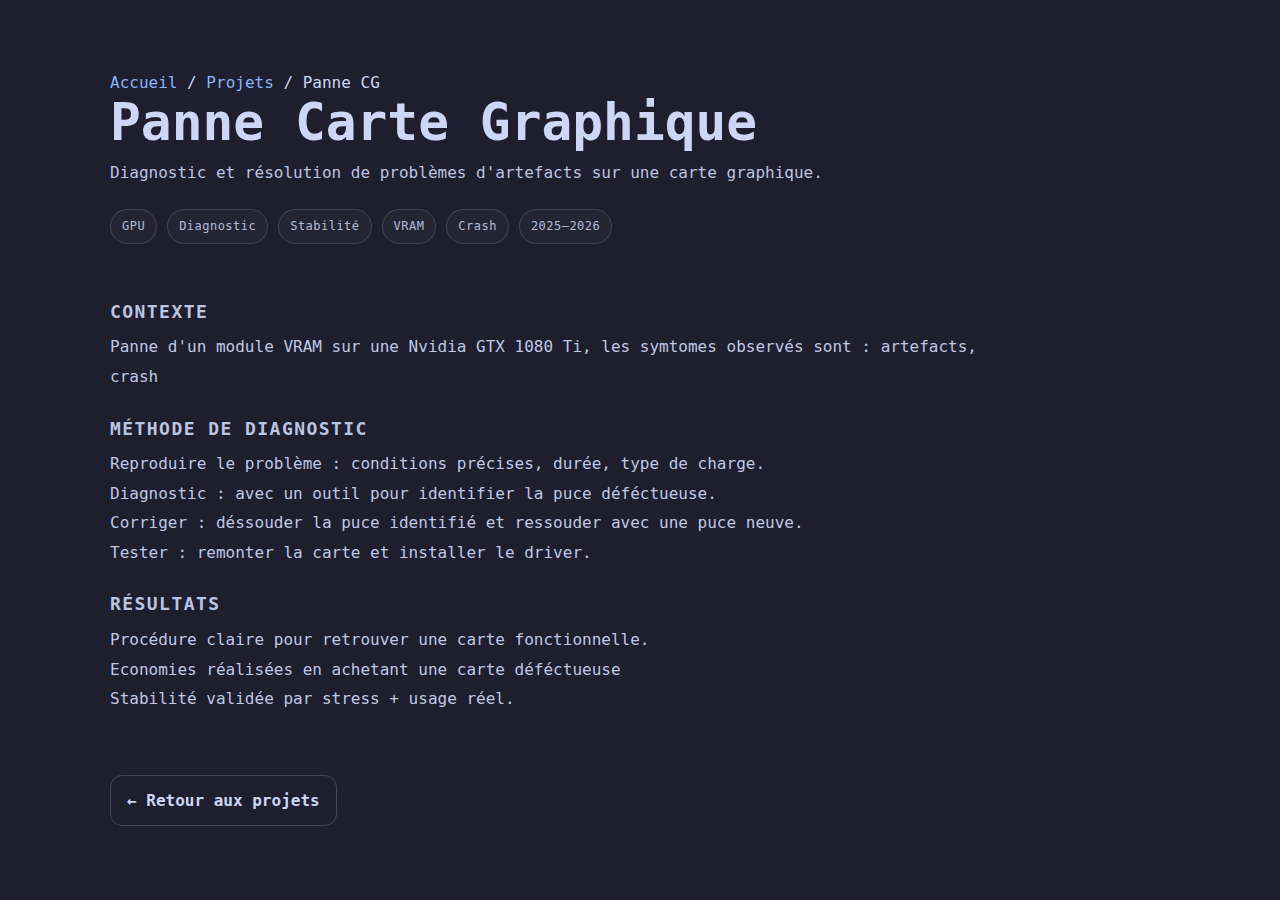
<file: projets/pannecg.html>
<!DOCTYPE html>
<html lang="fr">
<head>
  <meta charset="UTF-8" />
  <meta name="viewport" content="width=device-width, initial-scale=1.0" />
  <meta name="description" content="Panne CG : diagnostic GPU, symptômes, tests, solutions, undervolt/OC, stabilité et validation." />
  <meta name="author" content="Romain Beaumont" />
  <title>Romain BEAUMONT - Panne Carte Graphique</title>

  <link rel="icon" type="image/x-icon" href="../favicon.ico" />
  <link rel="stylesheet" href="../css/style.css" />
  <link rel="stylesheet" href="../css/responsive.css" />

  <style>
    .page-article{padding:70px 0}
    .article-wrap{max-width:1100px;margin:0 auto;padding:0 20px}
    .article-title{font-size:clamp(34px,4vw,52px);line-height:1.05;margin:0 0 10px}
    .article-subtitle{max-width:860px;opacity:.9;line-height:1.7;margin:0 0 22px}
    .article-sep{height:1px;width:100%;opacity:.25;margin:26px 0 30px}
    .article-meta{display:flex;flex-wrap:wrap;gap:10px;opacity:.85;margin:10px 0 0}
    .pill{display:inline-flex;align-items:center;padding:7px 11px;border-radius:999px;font-size:12px;letter-spacing:.04em;border:1px solid rgba(255,255,255,.16);background:rgba(255,255,255,.04)}
    .article-section{margin:26px 0;max-width:900px}
    .section-title{font-size:18px;letter-spacing:.08em;text-transform:uppercase;opacity:.9;margin:0 0 10px}
    .article-text{line-height:1.85;opacity:.92;margin:0}
    .article-list{margin:12px 0 0;padding-left:18px;line-height:1.85;opacity:.92}
    .article-cta{display:flex;flex-wrap:wrap;gap:12px;margin-top:34px}
    .btn{display:inline-flex;align-items:center;justify-content:center;gap:8px;padding:12px 16px;border-radius:12px;text-decoration:none;border:1px solid rgba(255,255,255,.18)}
    .btn-primary{background:rgba(255,255,255,.10)}
    .btn-outline{background:transparent}
  </style>
</head>

<body>
  <section class="page-article">
    <div class="article-wrap">

      <nav class="breadcrumb" aria-label="Fil d'Ariane">
        <a href="../index.html">Accueil</a>
        <span>/</span>
        <a href="../projets.html">Projets</a>
        <span>/</span>
        <span>Panne CG</span>
      </nav>

      <h1 class="article-title">Panne Carte Graphique</h1>

      <p class="article-subtitle">
        Diagnostic et résolution de problèmes d'artefacts sur une carte graphique.
      </p>

      <div class="article-meta">
        <span class="pill">GPU</span>
        <span class="pill">Diagnostic</span>
        <span class="pill">Stabilité</span>
        <span class="pill">VRAM</span>
        <span class="pill">Crash</span>
        <span class="pill">2025–2026</span>
      </div>

      <div class="article-sep"></div>

      <section class="article-section">
        <h2 class="section-title">Contexte</h2>
        <p class="article-text">
Panne d'un module VRAM sur une Nvidia GTX 1080 Ti, les symtomes observés sont : artefacts, crash
        </p>
      </section>

      <section class="article-section">
        <h2 class="section-title">Méthode de diagnostic</h2>
        <ul class="article-text">
          <li>Reproduire le problème : conditions précises, durée, type de charge.</li>
          <li>Diagnostic : avec un outil pour identifier la puce déféctueuse.</li>
          <li>Corriger : déssouder la puce identifié et ressouder avec une puce neuve.</li>
		  <li>Tester : remonter la carte et installer le driver.</li>
        </ul>
      </section>

      <section class="article-section">
        <h2 class="section-title">Résultats</h2>
        <ul class="article-text">
          <li>Procédure claire pour retrouver une carte fonctionnelle.</li>
          <li>Economies réalisées en achetant une carte déféctueuse</li>
          <li>Stabilité validée par stress + usage réel.</li>
        </ul>
      </section>

      <div class="article-sep"></div>

      <div class="article-cta">
        <a class="btn btn-outline" href="../projets.html">← Retour aux projets</a>
      </div>

    </div>
  </section>
  <script>document.getElementById('year').textContent = new Date().getFullYear();</script>
</body>
</html>
</file>
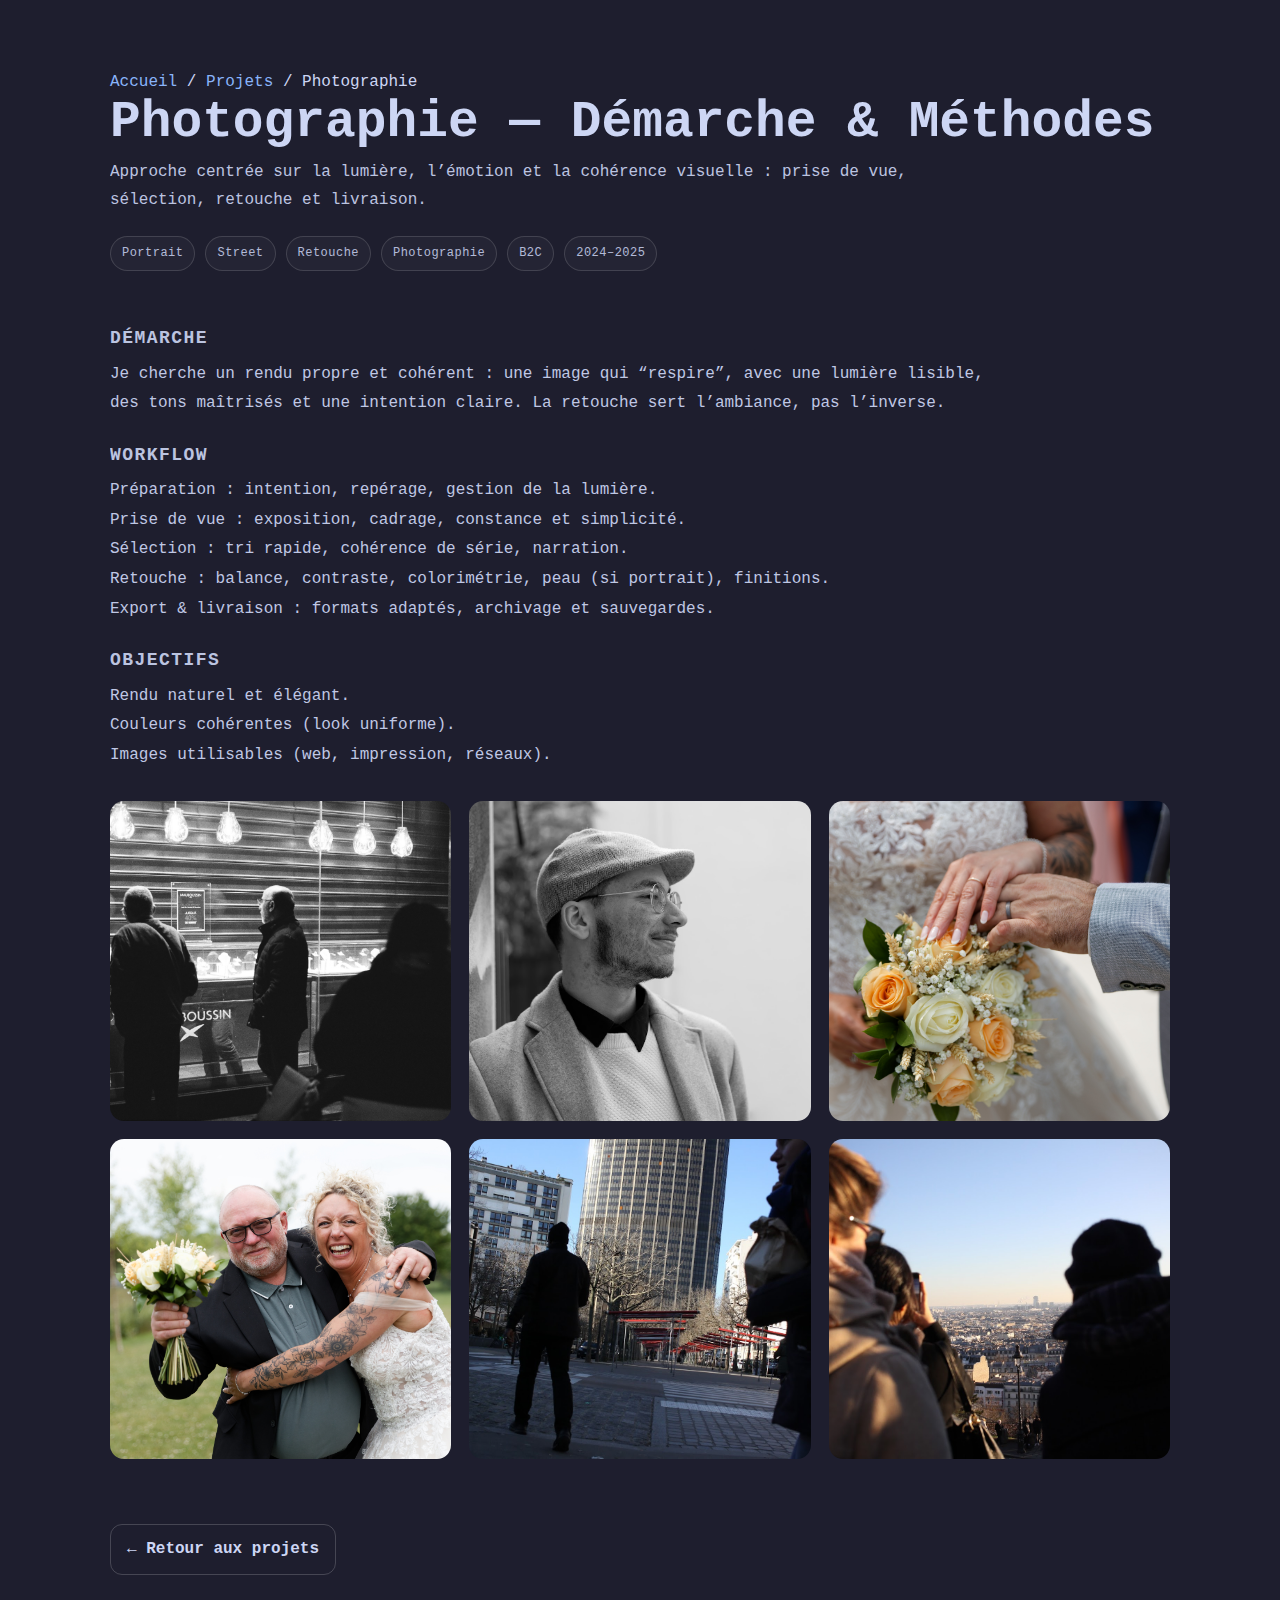
<file: projets/photographie.html>
<!DOCTYPE html>
<html lang="fr">
<head>
  <meta charset="UTF-8" />
  <meta name="viewport" content="width=device-width, initial-scale=1.0" />
  <meta name="description" content="Photographie : démarche, style, technique, retouche, workflow et projets." />
  <meta name="author" content="Romain Beaumont" />
  <title>Romain BEAUMONT - Photographie</title>

  <link rel="icon" type="image/x-icon" href="../favicon.ico" />
  <link rel="stylesheet" href="../css/style.css" />
  <link rel="stylesheet" href="../css/responsive.css" />

  <style>
    .page-article{padding:70px 0}
    .article-wrap{max-width:1100px;margin:0 auto;padding:0 20px}
    .article-title{font-size:clamp(34px,4vw,52px);line-height:1.05;margin:0 0 10px}
    .article-subtitle{max-width:860px;opacity:.9;line-height:1.7;margin:0 0 22px}
    .article-sep{height:1px;width:100%;opacity:.25;margin:26px 0 30px}
    .article-meta{display:flex;flex-wrap:wrap;gap:10px;opacity:.85;margin:10px 0 0}
    .pill{display:inline-flex;align-items:center;padding:7px 11px;border-radius:999px;font-size:12px;letter-spacing:.04em;border:1px solid rgba(255,255,255,.16);background:rgba(255,255,255,.04)}
    .article-section{margin:26px 0;max-width:900px}
    .section-title{font-size:18px;letter-spacing:.08em;text-transform:uppercase;opacity:.9;margin:0 0 10px}
    .article-text{line-height:1.85;opacity:.92;margin:0}
    .article-list{margin:12px 0 0;padding-left:18px;line-height:1.85;opacity:.92}
    .article-cta{display:flex;flex-wrap:wrap;gap:12px;margin-top:34px}
    .btn{display:inline-flex;align-items:center;justify-content:center;gap:8px;padding:12px 16px;border-radius:12px;text-decoration:none;border:1px solid rgba(255,255,255,.18)}
    .btn-primary{background:rgba(255,255,255,.10)}
    .btn-outline{background:transparent}
  </style>
</head>

<body>
  <section class="page-article">
    <div class="article-wrap">

      <nav class="breadcrumb" aria-label="Fil d'Ariane">
        <a href="../index.html">Accueil</a>
        <span>/</span>
        <a href="../projets.html">Projets</a>
        <span>/</span>
        <span>Photographie</span>
      </nav>

      <h1 class="article-title">Photographie — Démarche & Méthodes</h1>

      <p class="article-subtitle">
        Approche centrée sur la lumière, l’émotion et la cohérence visuelle :
        prise de vue, sélection, retouche et livraison.
      </p>

      <div class="article-meta">
        <span class="pill">Portrait</span>
        <span class="pill">Street</span>
        <span class="pill">Retouche</span>
        <span class="pill">Photographie</span>
        <span class="pill">B2C</span>
        <span class="pill">2024–2025</span>
      </div>

      <div class="article-sep"></div>

      <section class="article-section">
        <h2 class="section-title">Démarche</h2>
        <p class="article-text">
          Je cherche un rendu propre et cohérent : une image qui “respire”, avec une lumière lisible,
          des tons maîtrisés et une intention claire. La retouche sert l’ambiance, pas l’inverse.
        </p>
      </section>

      <section class="article-section">
        <h2 class="section-title">Workflow</h2>
        <ul class="article-text">
          <li>Préparation : intention, repérage, gestion de la lumière.</li>
          <li>Prise de vue : exposition, cadrage, constance et simplicité.</li>
          <li>Sélection : tri rapide, cohérence de série, narration.</li>
          <li>Retouche : balance, contraste, colorimétrie, peau (si portrait), finitions.</li>
          <li>Export & livraison : formats adaptés, archivage et sauvegardes.</li>
        </ul>
      </section>

      <section class="article-section">
        <h2 class="section-title">Objectifs</h2>
        <ul class="article-text">
          <li>Rendu naturel et élégant.</li>
          <li>Couleurs cohérentes (look uniforme).</li>
          <li>Images utilisables (web, impression, réseaux).</li>
        </ul>
      </section>
	 <!-- Galerie -->
<div class="article-gallery" aria-label="Galerie photo">
  <a class="gallery-item" href="../assets/images/photos/1.jpg" target="_blank" rel="noopener">
    <img src="../assets/images/photos/1.jpg" alt="Photo 1" loading="lazy">
  </a>

  <a class="gallery-item" href="../assets/images/photos/2.jpg" target="_blank" rel="noopener">
    <img src="../assets/images/photos/2.jpg" alt="Photo 2" loading="lazy">
  </a>

  <a class="gallery-item" href="../assets/images/photos/3.jpg" target="_blank" rel="noopener">
    <img src="../assets/images/photos/3.jpg" alt="Photo 3" loading="lazy">
  </a>

  <a class="gallery-item" href="../assets/images/photos/4.jpg" target="_blank" rel="noopener">
    <img src="../assets/images/photos/4.jpg" alt="Photo 4" loading="lazy">
  </a>

  <!-- IMPORTANT: fichiers avec extension en MAJUSCULE -->
  <a class="gallery-item" href="../assets/images/photos/5.JPG" target="_blank" rel="noopener">
    <img src="../assets/images/photos/5.JPG" alt="Photo 5" loading="lazy">
  </a>

  <a class="gallery-item" href="../assets/images/photos/6.JPG" target="_blank" rel="noopener">
    <img src="../assets/images/photos/6.JPG" alt="Photo 6" loading="lazy">
  </a>
</div> 

      <div class="article-sep"></div>

      <div class="article-cta">
        <a class="btn btn-outline" href="../projets.html">← Retour aux projets</a>
      </div>
    </div>
  </section>
  <script>document.getElementById('year').textContent = new Date().getFullYear();</script>
</body>
</html>
</file>
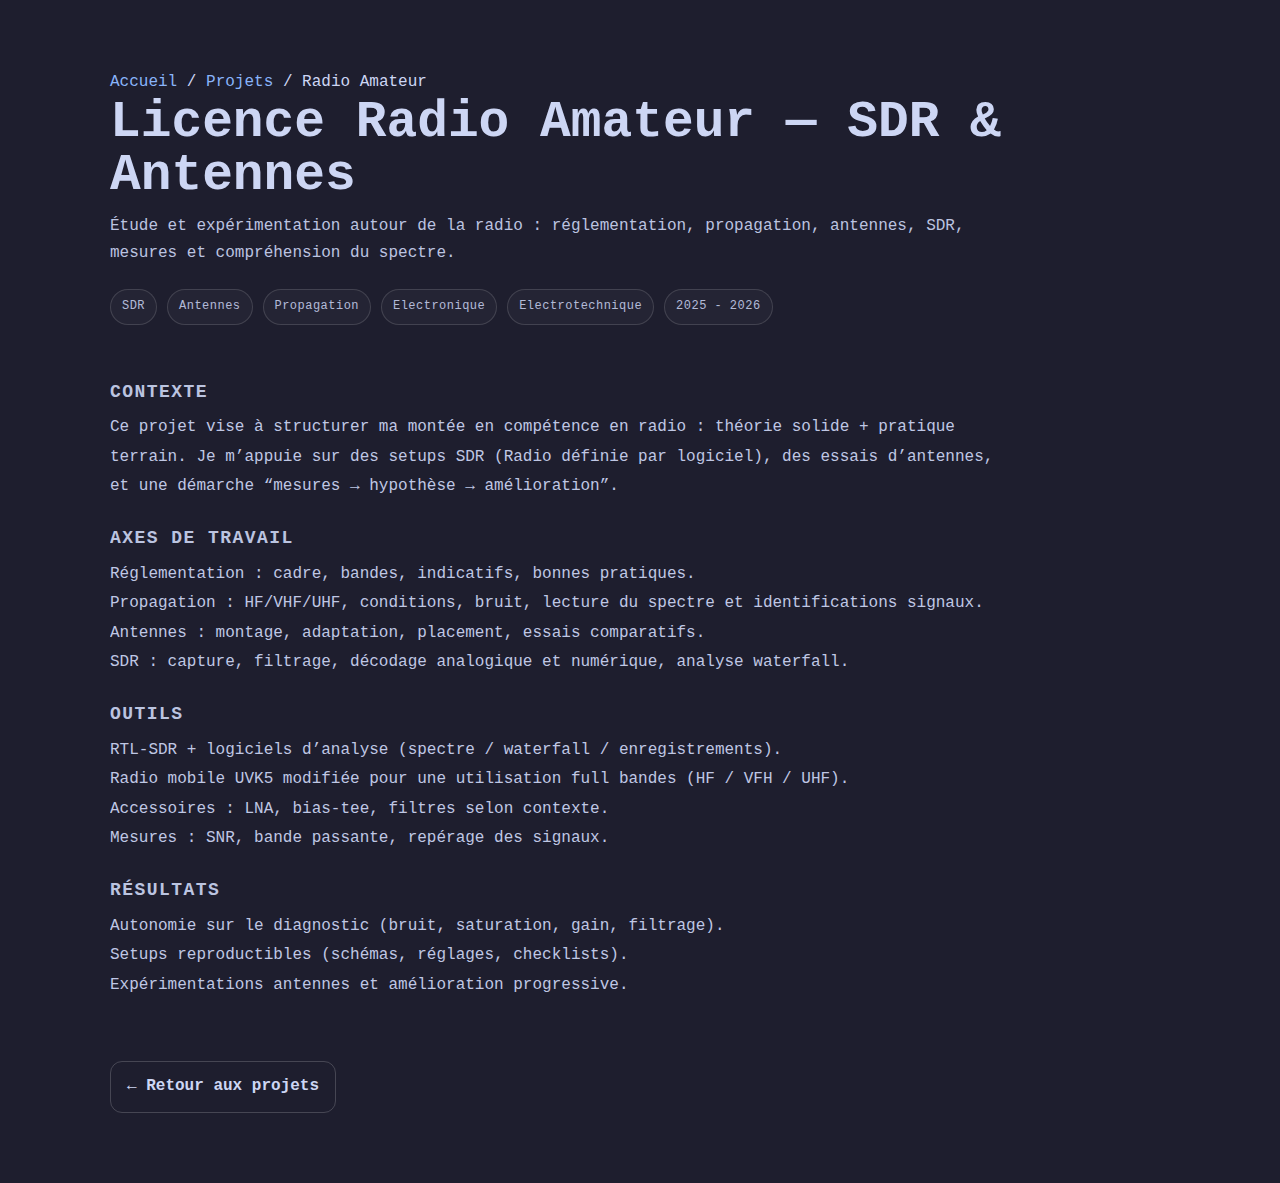
<file: projets/radio-amateur.html>
<!DOCTYPE html>
<html lang="fr">
<head>
  <meta charset="UTF-8" />
  <meta name="viewport" content="width=device-width, initial-scale=1.0" />
  <meta name="description" content="Projet radio-amateur : étude ANFR, propagation, antennes, SDR, mesures et expérimentations." />
  <meta name="author" content="Romain Beaumont" />
  <title>Romain BEAUMONT - Licence Radio Amateur</title>

  <link rel="icon" type="image/x-icon" href="../favicon.ico" />
  <link rel="stylesheet" href="../css/style.css" />
  <link rel="stylesheet" href="../css/responsive.css" />

  <style>
    .page-article{padding:70px 0}
    .article-wrap{max-width:1100px;margin:0 auto;padding:0 20px}
    .article-title{font-size:clamp(34px,4vw,52px);line-height:1.05;margin:0 0 10px}
    .article-subtitle{max-width:860px;opacity:.9;line-height:1.7;margin:0 0 22px}
    .article-sep{height:1px;width:100%;opacity:.25;margin:26px 0 30px}
    .article-meta{display:flex;flex-wrap:wrap;gap:10px;opacity:.85;margin:10px 0 0}
    .pill{display:inline-flex;align-items:center;padding:7px 11px;border-radius:999px;font-size:12px;letter-spacing:.04em;border:1px solid rgba(255,255,255,.16);background:rgba(255,255,255,.04)}
    .article-section{margin:26px 0;max-width:900px}
    .section-title{font-size:18px;letter-spacing:.08em;text-transform:uppercase;opacity:.9;margin:0 0 10px}
    .article-text{line-height:1.85;opacity:.92;margin:0}
    .article-list{margin:12px 0 0;padding-left:18px;line-height:1.85;opacity:.92}
    .article-cta{display:flex;flex-wrap:wrap;gap:12px;margin-top:34px}
    .btn{display:inline-flex;align-items:center;justify-content:center;gap:8px;padding:12px 16px;border-radius:12px;text-decoration:none;border:1px solid rgba(255,255,255,.18)}
    .btn-primary{background:rgba(255,255,255,.10)}
    .btn-outline{background:transparent}
  </style>
</head>

<body>
  <section class="page-article">
    <div class="article-wrap">

      <nav class="breadcrumb" aria-label="Fil d'Ariane">
        <a href="../index.html">Accueil</a>
        <span>/</span>
        <a href="../projets.html">Projets</a>
        <span>/</span>
        <span>Radio Amateur</span>
      </nav>

      <h1 class="article-title">Licence Radio Amateur — SDR & Antennes</h1>

      <p class="article-subtitle">
        Étude et expérimentation autour de la radio : réglementation, propagation, antennes,
        SDR, mesures et compréhension du spectre.
      </p>

      <div class="article-meta">
        <span class="pill">SDR</span>
        <span class="pill">Antennes</span>
        <span class="pill">Propagation</span>
        <span class="pill">Electronique</span>
        <span class="pill">Electrotechnique</span>
        <span class="pill">2025 - 2026</span>
      </div>

      <div class="article-sep"></div>

      <section class="article-section">
        <h2 class="section-title">Contexte</h2>
        <p class="article-text">
          Ce projet vise à structurer ma montée en compétence en radio : théorie solide + pratique terrain.
          Je m’appuie sur des setups SDR (Radio définie par logiciel), des essais d’antennes, et une démarche “mesures → hypothèse → amélioration”.
        </p>
      </section>

      <section class="article-section">
        <h2 class="section-title">Axes de travail</h2>
        <ul class="article-text">
          <li>Réglementation : cadre, bandes, indicatifs, bonnes pratiques.</li>
          <li>Propagation : HF/VHF/UHF, conditions, bruit, lecture du spectre et identifications signaux.</li>
          <li>Antennes : montage, adaptation, placement, essais comparatifs.</li>
          <li>SDR : capture, filtrage, décodage analogique et numérique, analyse waterfall.</li>
        </ul>
      </section>

      <section class="article-section">
        <h2 class="section-title">Outils</h2>
        <ul class="article-text">
          <li>RTL-SDR + logiciels d’analyse (spectre / waterfall / enregistrements).</li>
		  <li>Radio mobile UVK5 modifiée pour une utilisation full bandes (HF / VFH / UHF).</li>
          <li>Accessoires : LNA, bias-tee, filtres selon contexte.</li>
          <li>Mesures : SNR, bande passante, repérage des signaux.</li>
        </ul>
      </section>

      <section class="article-section">
        <h2 class="section-title">Résultats</h2>
        <ul class="article-text">
          <li>Autonomie sur le diagnostic (bruit, saturation, gain, filtrage).</li>
          <li>Setups reproductibles (schémas, réglages, checklists).</li>
          <li>Expérimentations antennes et amélioration progressive.</li>
        </ul>
      </section>

      <div class="article-sep"></div>

      <div class="article-cta">
        <a class="btn btn-outline" href="../projets.html">← Retour aux projets</a>
      </div>

    </div>
  </section>
  <script>document.getElementById('year').textContent = new Date().getFullYear();</script>
</body>
</html>
</file>
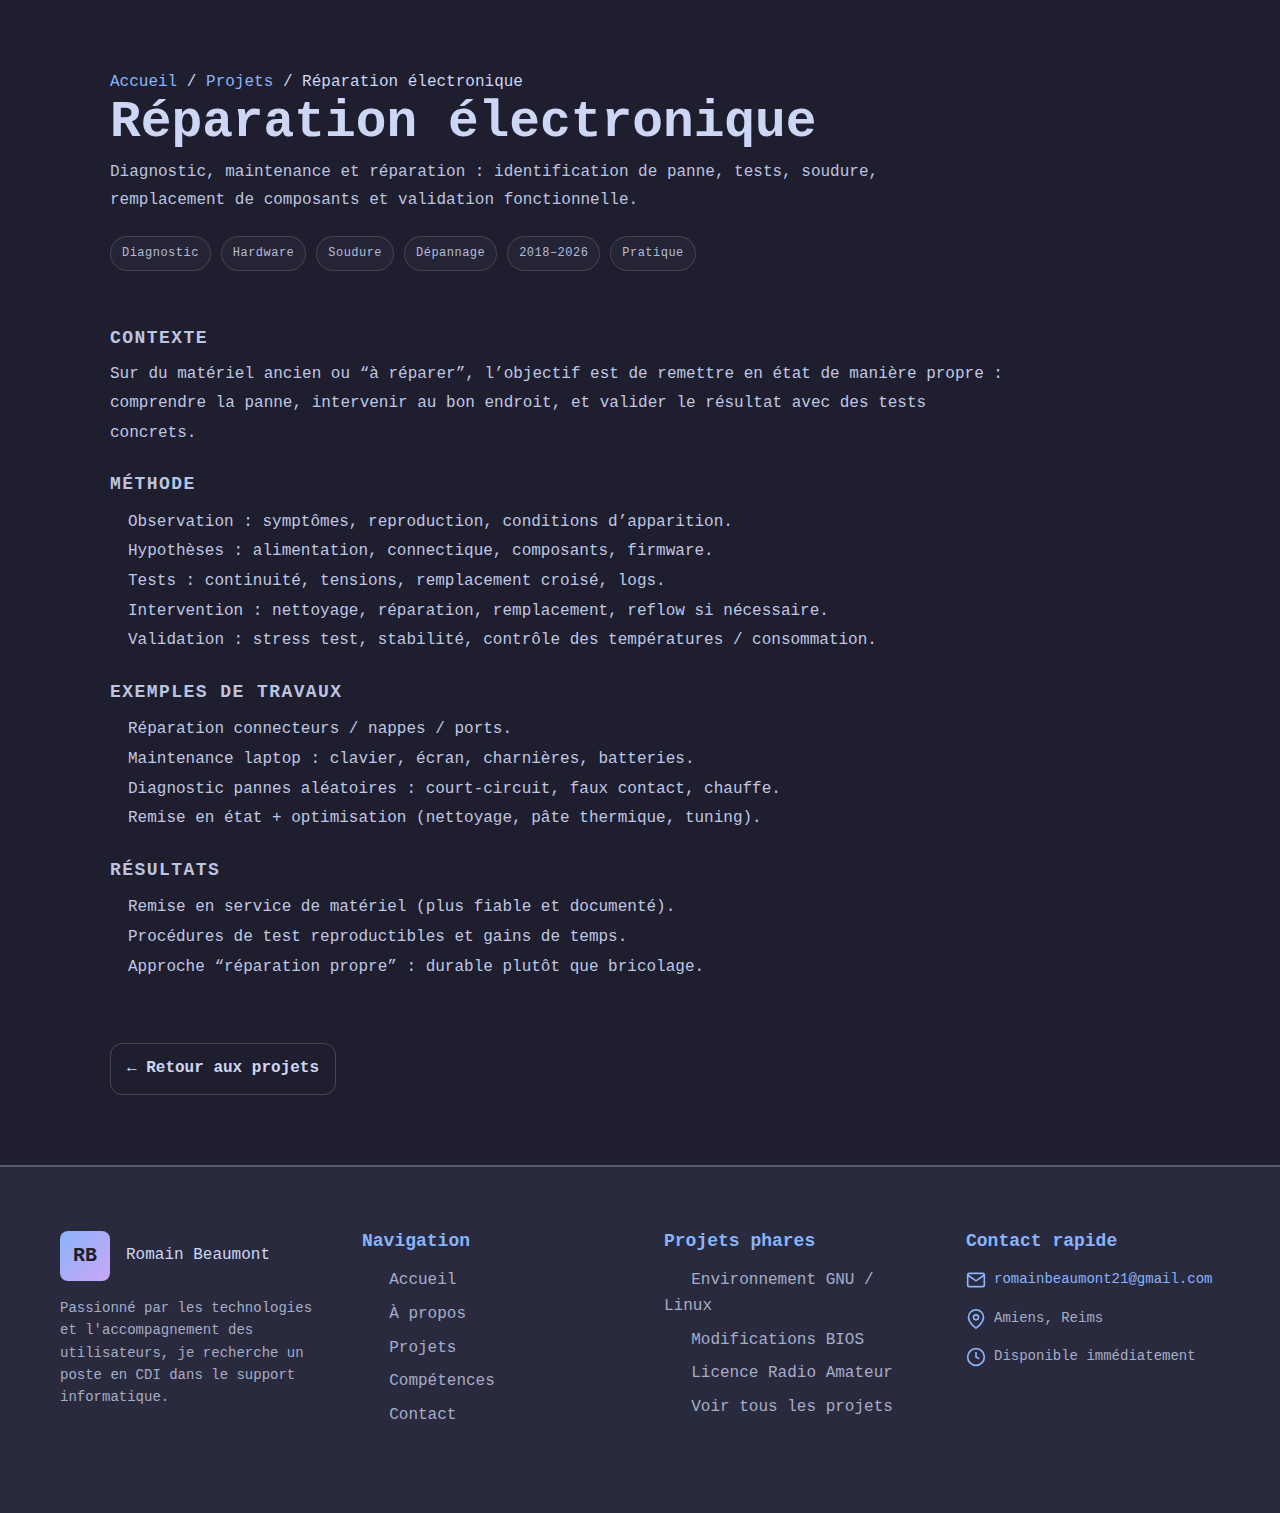
<file: projets/reparation-elec.html>
<!DOCTYPE html>
<html lang="fr">
<head>
  <meta charset="UTF-8" />
  <meta name="viewport" content="width=device-width, initial-scale=1.0" />
  <meta name="description" content="Réparation électronique : diagnostic, soudure, maintenance hardware, dépannage, tests et restauration." />
  <meta name="author" content="Romain Beaumont" />
  <title>Réparation électronique — Diagnostic & Maintenance</title>

  <link rel="icon" type="image/x-icon" href="../favicon.ico" />
  <link rel="stylesheet" href="../css/style.css" />
  <link rel="stylesheet" href="../css/responsive.css" />

  <style>
    .page-article{padding:70px 0}
    .article-wrap{max-width:1100px;margin:0 auto;padding:0 20px}
    .article-title{font-size:clamp(34px,4vw,52px);line-height:1.05;margin:0 0 10px}
    .article-subtitle{max-width:860px;opacity:.9;line-height:1.7;margin:0 0 22px}
    .article-sep{height:1px;width:100%;opacity:.25;margin:26px 0 30px}
    .article-meta{display:flex;flex-wrap:wrap;gap:10px;opacity:.85;margin:10px 0 0}
    .pill{display:inline-flex;align-items:center;padding:7px 11px;border-radius:999px;font-size:12px;letter-spacing:.04em;border:1px solid rgba(255,255,255,.16);background:rgba(255,255,255,.04)}
    .article-section{margin:26px 0;max-width:900px}
    .section-title{font-size:18px;letter-spacing:.08em;text-transform:uppercase;opacity:.9;margin:0 0 10px}
    .article-text{line-height:1.85;opacity:.92;margin:0}
    .article-list{margin:12px 0 0;padding-left:18px;line-height:1.85;opacity:.92}
    .article-cta{display:flex;flex-wrap:wrap;gap:12px;margin-top:34px}
    .btn{display:inline-flex;align-items:center;justify-content:center;gap:8px;padding:12px 16px;border-radius:12px;text-decoration:none;border:1px solid rgba(255,255,255,.18)}
    .btn-primary{background:rgba(255,255,255,.10)}
    .btn-outline{background:transparent}
  </style>
</head>

<body>
  <section class="page-article">
    <div class="article-wrap">

      <nav class="breadcrumb" aria-label="Fil d'Ariane">
        <a href="../index.html">Accueil</a>
        <span>/</span>
        <a href="../projets.html">Projets</a>
        <span>/</span>
        <span>Réparation électronique</span>
      </nav>

      <h1 class="article-title">Réparation électronique</h1>

      <p class="article-subtitle">
        Diagnostic, maintenance et réparation : identification de panne, tests, soudure,
        remplacement de composants et validation fonctionnelle.
      </p>

      <div class="article-meta">
        <span class="pill">Diagnostic</span>
        <span class="pill">Hardware</span>
        <span class="pill">Soudure</span>
        <span class="pill">Dépannage</span>
        <span class="pill">2018–2026</span>
        <span class="pill">Pratique</span>
      </div>

      <div class="article-sep"></div>

      <section class="article-section">
        <h2 class="section-title">Contexte</h2>
        <p class="article-text">
          Sur du matériel ancien ou “à réparer”, l’objectif est de remettre en état de manière propre :
          comprendre la panne, intervenir au bon endroit, et valider le résultat avec des tests concrets.
        </p>
      </section>

      <section class="article-section">
        <h2 class="section-title">Méthode</h2>
        <ul class="article-list">
          <li>Observation : symptômes, reproduction, conditions d’apparition.</li>
          <li>Hypothèses : alimentation, connectique, composants, firmware.</li>
          <li>Tests : continuité, tensions, remplacement croisé, logs.</li>
          <li>Intervention : nettoyage, réparation, remplacement, reflow si nécessaire.</li>
          <li>Validation : stress test, stabilité, contrôle des températures / consommation.</li>
        </ul>
      </section>

      <section class="article-section">
        <h2 class="section-title">Exemples de travaux</h2>
        <ul class="article-list">
          <li>Réparation connecteurs / nappes / ports.</li>
          <li>Maintenance laptop : clavier, écran, charnières, batteries.</li>
          <li>Diagnostic pannes aléatoires : court-circuit, faux contact, chauffe.</li>
          <li>Remise en état + optimisation (nettoyage, pâte thermique, tuning).</li>
        </ul>
      </section>

      <section class="article-section">
        <h2 class="section-title">Résultats</h2>
        <ul class="article-list">
          <li>Remise en service de matériel (plus fiable et documenté).</li>
          <li>Procédures de test reproductibles et gains de temps.</li>
          <li>Approche “réparation propre” : durable plutôt que bricolage.</li>
        </ul>
      </section>

      <div class="article-sep"></div>

      <div class="article-cta">
        <a class="btn btn-outline" href="../projets.html">← Retour aux projets</a>
      </div>

    </div>
  </section>

<footer class="footer">
        <div class="container">
            <div class="footer-content">
                <!-- Colonne 1 : À propos -->
                <div class="footer-col">
                    <div class="footer-logo">
                        <div class="logo-text">RB</div>
                        <span>Romain Beaumont</span>
                    </div>
                    <p class="footer-description">
                        Passionné par les technologies et l'accompagnement des utilisateurs, je recherche un poste en CDI dans le support informatique. 
                    </p>
                    
                </div>
                
                <!-- Colonne 2 : Navigation rapide -->
                <div class="footer-col">
                    <h3 class="footer-title">Navigation</h3>
                    <ul class="footer-links">
                        <li><a href="#accueil">Accueil</a></li>
                        <li><a href="#about">À propos</a></li>
                        <li><a href="#projets">Projets</a></li>
                        <li><a href="#competences">Compétences</a></li>
                        <li><a href="#contact">Contact</a></li>
                    </ul>
                </div>
                
                <!-- Colonne 3 : Projets -->
                <div class="footer-col">
                    <h3 class="footer-title">Projets phares</h3>
                    <ul class="footer-links">
                        <li><a href="projets.html">Environnement GNU / Linux</a></li>
                        <li><a href="projets.html">Modifications BIOS</a></li>
                        <li><a href="projets.html">Licence Radio Amateur</a></li>
                        <li><a href="projets.html">Voir tous les projets</a></li>
                    </ul>
                </div>
                
                <!-- Colonne 4 : Contact -->
                <div class="footer-col">
                    <h3 class="footer-title">Contact rapide</h3>
                    <ul class="footer-contact">
                        <li>
                            <svg width="20" height="20" viewBox="0 0 24 24" fill="none" stroke="currentColor" stroke-width="2">
                                <path d="M4 4h16c1.1 0 2 .9 2 2v12c0 1.1-.9 2-2 2H4c-1.1 0-2-.9-2-2V6c0-1.1.9-2 2-2z"></path>
                                <polyline points="22,6 12,13 2,6"></polyline>
                            </svg>
                            <a href="mailto:romainbeaumont21@gmail.com">romainbeaumont21@gmail.com</a>
                        </li>
                        <li>
                            <svg width="20" height="20" viewBox="0 0 24 24" fill="none" stroke="currentColor" stroke-width="2">
                                <path d="M21 10c0 7-9 13-9 13s-9-6-9-13a9 9 0 0 1 18 0z"></path>
                                <circle cx="12" cy="10" r="3"></circle>
                            </svg>
                            <span>Amiens, Reims</span>
							
                        </li>
                        <li>
                            <svg width="20" height="20" viewBox="0 0 24 24" fill="none" stroke="currentColor" stroke-width="2">
                                <circle cx="12" cy="12" r="10"></circle>
                                <polyline points="12 6 12 12 16 14"></polyline>
                            </svg>
                            <span>Disponible immédiatement</span>
                        </li>
                    </ul>
                </div>
            </div>

  <script>document.getElementById('year').textContent = new Date().getFullYear();</script>
</body>
</html>
</file>
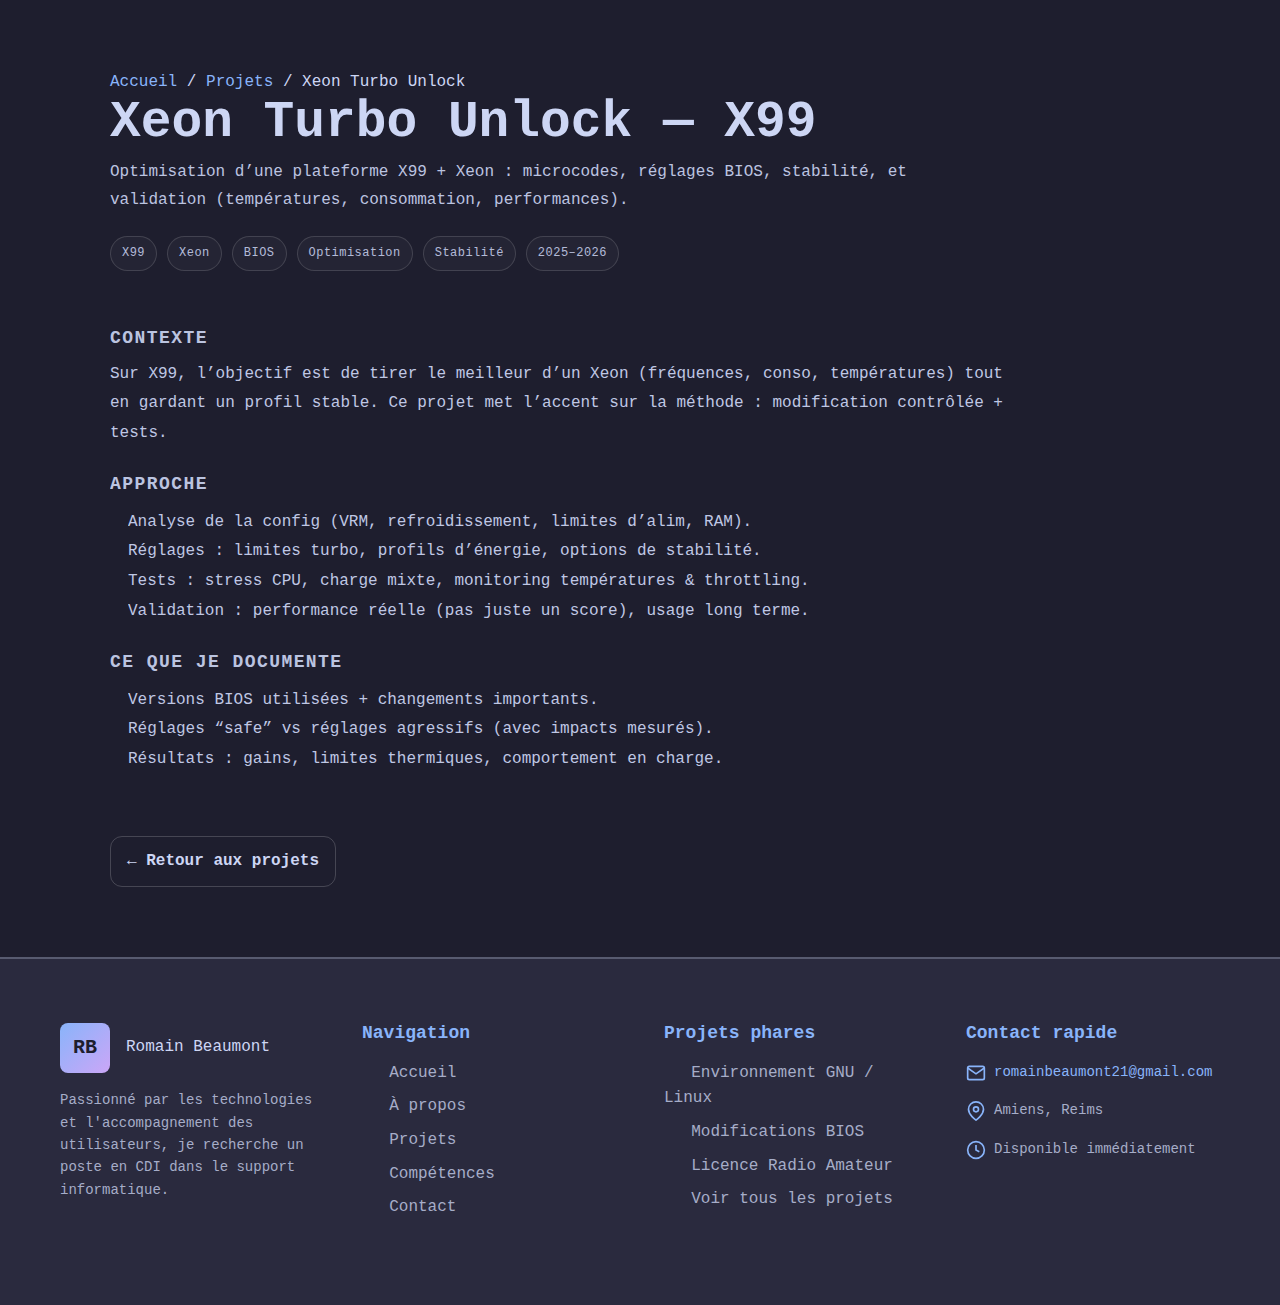
<file: projets/xeonturbounlock.html>
<!DOCTYPE html>
<html lang="fr">
<head>
  <meta charset="UTF-8" />
  <meta name="viewport" content="width=device-width, initial-scale=1.0" />
  <meta name="description" content="Projet Xeon Turbo Unlock : optimisation X99, microcodes, ME, undervolt, stabilité et validation." />
  <meta name="author" content="Romain Beaumont" />
  <title>Xeon Turbo Unlock — X99 (Optimisation)</title>

  <link rel="icon" type="image/x-icon" href="../favicon.ico" />
  <link rel="stylesheet" href="../css/style.css" />
  <link rel="stylesheet" href="../css/responsive.css" />

  <style>
    .page-article{padding:70px 0}
    .article-wrap{max-width:1100px;margin:0 auto;padding:0 20px}
    .article-title{font-size:clamp(34px,4vw,52px);line-height:1.05;margin:0 0 10px}
    .article-subtitle{max-width:860px;opacity:.9;line-height:1.7;margin:0 0 22px}
    .article-sep{height:1px;width:100%;opacity:.25;margin:26px 0 30px}
    .article-meta{display:flex;flex-wrap:wrap;gap:10px;opacity:.85;margin:10px 0 0}
    .pill{display:inline-flex;align-items:center;padding:7px 11px;border-radius:999px;font-size:12px;letter-spacing:.04em;border:1px solid rgba(255,255,255,.16);background:rgba(255,255,255,.04)}
    .article-section{margin:26px 0;max-width:900px}
    .section-title{font-size:18px;letter-spacing:.08em;text-transform:uppercase;opacity:.9;margin:0 0 10px}
    .article-text{line-height:1.85;opacity:.92;margin:0}
    .article-list{margin:12px 0 0;padding-left:18px;line-height:1.85;opacity:.92}
    .article-cta{display:flex;flex-wrap:wrap;gap:12px;margin-top:34px}
    .btn{display:inline-flex;align-items:center;justify-content:center;gap:8px;padding:12px 16px;border-radius:12px;text-decoration:none;border:1px solid rgba(255,255,255,.18)}
    .btn-primary{background:rgba(255,255,255,.10)}
    .btn-outline{background:transparent}
  </style>
</head>

<body>
  <section class="page-article">
    <div class="article-wrap">

      <nav class="breadcrumb" aria-label="Fil d'Ariane">
        <a href="../index.html">Accueil</a>
        <span>/</span>
        <a href="../projets.html">Projets</a>
        <span>/</span>
        <span>Xeon Turbo Unlock</span>
      </nav>

      <h1 class="article-title">Xeon Turbo Unlock — X99</h1>

      <p class="article-subtitle">
        Optimisation d’une plateforme X99 + Xeon : microcodes, réglages BIOS, stabilité,
        et validation (températures, consommation, performances).
      </p>

      <div class="article-meta">
        <span class="pill">X99</span>
        <span class="pill">Xeon</span>
        <span class="pill">BIOS</span>
        <span class="pill">Optimisation</span>
        <span class="pill">Stabilité</span>
        <span class="pill">2025–2026</span>
      </div>

      <div class="article-sep"></div>

      <section class="article-section">
        <h2 class="section-title">Contexte</h2>
        <p class="article-text">
          Sur X99, l’objectif est de tirer le meilleur d’un Xeon (fréquences, conso, températures)
          tout en gardant un profil stable. Ce projet met l’accent sur la méthode :
          modification contrôlée + tests.
        </p>
      </section>

      <section class="article-section">
        <h2 class="section-title">Approche</h2>
        <ul class="article-list">
          <li>Analyse de la config (VRM, refroidissement, limites d’alim, RAM).</li>
          <li>Réglages : limites turbo, profils d’énergie, options de stabilité.</li>
          <li>Tests : stress CPU, charge mixte, monitoring températures & throttling.</li>
          <li>Validation : performance réelle (pas juste un score), usage long terme.</li>
        </ul>
      </section>

      <section class="article-section">
        <h2 class="section-title">Ce que je documente</h2>
        <ul class="article-list">
          <li>Versions BIOS utilisées + changements importants.</li>
          <li>Réglages “safe” vs réglages agressifs (avec impacts mesurés).</li>
          <li>Résultats : gains, limites thermiques, comportement en charge.</li>
        </ul>
      </section>

      <div class="article-sep"></div>

      <div class="article-cta">
        <a class="btn btn-outline" href="../projets.html">← Retour aux projets</a>
      </div>

    </div>
  </section>

<footer class="footer">
        <div class="container">
            <div class="footer-content">
                <!-- Colonne 1 : À propos -->
                <div class="footer-col">
                    <div class="footer-logo">
                        <div class="logo-text">RB</div>
                        <span>Romain Beaumont</span>
                    </div>
                    <p class="footer-description">
                        Passionné par les technologies et l'accompagnement des utilisateurs, je recherche un poste en CDI dans le support informatique. 
                    </p>
                    
                </div>
                
                <!-- Colonne 2 : Navigation rapide -->
                <div class="footer-col">
                    <h3 class="footer-title">Navigation</h3>
                    <ul class="footer-links">
                        <li><a href="#accueil">Accueil</a></li>
                        <li><a href="#about">À propos</a></li>
                        <li><a href="#projets">Projets</a></li>
                        <li><a href="#competences">Compétences</a></li>
                        <li><a href="#contact">Contact</a></li>
                    </ul>
                </div>
                
                <!-- Colonne 3 : Projets -->
                <div class="footer-col">
                    <h3 class="footer-title">Projets phares</h3>
                    <ul class="footer-links">
                        <li><a href="projets.html">Environnement GNU / Linux</a></li>
                        <li><a href="projets.html">Modifications BIOS</a></li>
                        <li><a href="projets.html">Licence Radio Amateur</a></li>
                        <li><a href="projets.html">Voir tous les projets</a></li>
                    </ul>
                </div>
                
                <!-- Colonne 4 : Contact -->
                <div class="footer-col">
                    <h3 class="footer-title">Contact rapide</h3>
                    <ul class="footer-contact">
                        <li>
                            <svg width="20" height="20" viewBox="0 0 24 24" fill="none" stroke="currentColor" stroke-width="2">
                                <path d="M4 4h16c1.1 0 2 .9 2 2v12c0 1.1-.9 2-2 2H4c-1.1 0-2-.9-2-2V6c0-1.1.9-2 2-2z"></path>
                                <polyline points="22,6 12,13 2,6"></polyline>
                            </svg>
                            <a href="mailto:romainbeaumont21@gmail.com">romainbeaumont21@gmail.com</a>
                        </li>
                        <li>
                            <svg width="20" height="20" viewBox="0 0 24 24" fill="none" stroke="currentColor" stroke-width="2">
                                <path d="M21 10c0 7-9 13-9 13s-9-6-9-13a9 9 0 0 1 18 0z"></path>
                                <circle cx="12" cy="10" r="3"></circle>
                            </svg>
                            <span>Amiens, Reims</span>
							
                        </li>
                        <li>
                            <svg width="20" height="20" viewBox="0 0 24 24" fill="none" stroke="currentColor" stroke-width="2">
                                <circle cx="12" cy="12" r="10"></circle>
                                <polyline points="12 6 12 12 16 14"></polyline>
                            </svg>
                            <span>Disponible immédiatement</span>
                        </li>
                    </ul>
                </div>
            </div>

  <script>document.getElementById('year').textContent = new Date().getFullYear();</script>
</body>
</html>
</file>
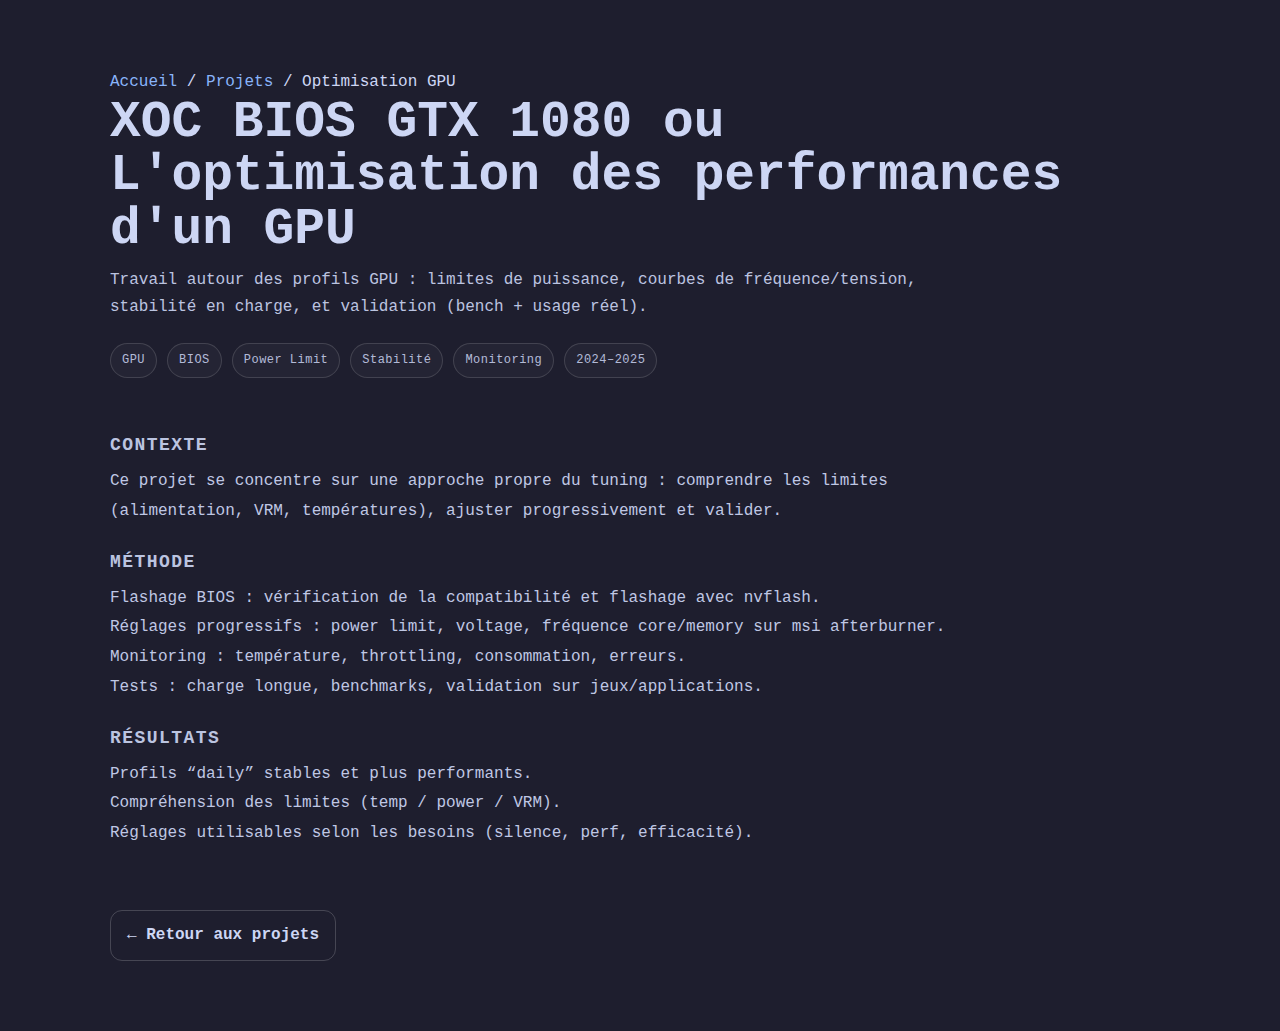
<file: projets/xocbios.html>
<!DOCTYPE html>
<html lang="fr">
<head>
  <meta charset="UTF-8" />
  <meta name="viewport" content="width=device-width, initial-scale=1.0" />
  <meta name="description" content="XOC BIOS & tuning GPU : limites de puissance, courbes, stabilité, tests et validation." />
  <meta name="author" content="Romain Beaumont" />
  <title>Romain BEAUMONT - Optimisation GPU</title>

  <link rel="icon" type="image/x-icon" href="../favicon.ico" />
  <link rel="stylesheet" href="../css/style.css" />
  <link rel="stylesheet" href="../css/responsive.css" />

  <style>
    .page-article{padding:70px 0}
    .article-wrap{max-width:1100px;margin:0 auto;padding:0 20px}
    .article-title{font-size:clamp(34px,4vw,52px);line-height:1.05;margin:0 0 10px}
    .article-subtitle{max-width:860px;opacity:.9;line-height:1.7;margin:0 0 22px}
    .article-sep{height:1px;width:100%;opacity:.25;margin:26px 0 30px}
    .article-meta{display:flex;flex-wrap:wrap;gap:10px;opacity:.85;margin:10px 0 0}
    .pill{display:inline-flex;align-items:center;padding:7px 11px;border-radius:999px;font-size:12px;letter-spacing:.04em;border:1px solid rgba(255,255,255,.16);background:rgba(255,255,255,.04)}
    .article-section{margin:26px 0;max-width:900px}
    .section-title{font-size:18px;letter-spacing:.08em;text-transform:uppercase;opacity:.9;margin:0 0 10px}
    .article-text{line-height:1.85;opacity:.92;margin:0}
    .article-list{margin:12px 0 0;padding-left:18px;line-height:1.85;opacity:.92}
    .article-cta{display:flex;flex-wrap:wrap;gap:12px;margin-top:34px}
    .btn{display:inline-flex;align-items:center;justify-content:center;gap:8px;padding:12px 16px;border-radius:12px;text-decoration:none;border:1px solid rgba(255,255,255,.18)}
    .btn-primary{background:rgba(255,255,255,.10)}
    .btn-outline{background:transparent}
  </style>
</head>

<body>
  <section class="page-article">
    <div class="article-wrap">

      <nav class="breadcrumb" aria-label="Fil d'Ariane">
        <a href="../index.html">Accueil</a>
        <span>/</span>
        <a href="../projets.html">Projets</a>
        <span>/</span>
        <span>Optimisation GPU</span>
      </nav>

      <h1 class="article-title">XOC BIOS GTX 1080 ou L'optimisation des performances d'un GPU</h1>

      <p class="article-subtitle">
        Travail autour des profils GPU : limites de puissance, courbes de fréquence/tension,
        stabilité en charge, et validation (bench + usage réel).
      </p>

      <div class="article-meta">
        <span class="pill">GPU</span>
        <span class="pill">BIOS</span>
        <span class="pill">Power Limit</span>
        <span class="pill">Stabilité</span>
        <span class="pill">Monitoring</span>
        <span class="pill">2024–2025</span>
      </div>

      <div class="article-sep"></div>

      <section class="article-section">
        <h2 class="section-title">Contexte</h2>
        <p class="article-text">
          Ce projet se concentre sur une approche propre du tuning : comprendre les limites
          (alimentation, VRM, températures), ajuster progressivement et valider.
        </p>
      </section>

      <section class="article-section">
        <h2 class="section-title">Méthode</h2>
        <ul class="article-text">
          <li>Flashage BIOS : vérification de la compatibilité et flashage avec nvflash.</li>
		  <li>Réglages progressifs : power limit, voltage, fréquence core/memory sur msi afterburner.</li>
          <li>Monitoring : température, throttling, consommation, erreurs.</li>
          <li>Tests : charge longue, benchmarks, validation sur jeux/applications.</li>

        </ul>
      </section>

      <section class="article-section">
        <h2 class="section-title">Résultats</h2>
        <ul class="article-text">
          <li>Profils “daily” stables et plus performants.</li>
          <li>Compréhension des limites (temp / power / VRM).</li>
          <li>Réglages utilisables selon les besoins (silence, perf, efficacité).</li>
        </ul>
      </section>

      <div class="article-sep"></div>

      <div class="article-cta">
        <a class="btn btn-outline" href="../projets.html">← Retour aux projets</a>
      </div>

    </div>
  </section>
  <script>document.getElementById('year').textContent = new Date().getFullYear();</script>
</body>
</html>
</file>
<file: css/style.css>
/* ========================================
   PORTFOLIO ROMAIN BEAUMONT
   Thème: Terminal/GTK4 Moderne
   ======================================== */

/* ==================== VARIABLES CSS (Thème GTK4/Terminal) ==================== */
:root {
    /* Couleurs Terminal Moderne */
    --color-bg: #1e1e2e;              /* Fond principal sombre */
    --color-bg-secondary: #2a2a3e;    /* Fond secondaire */
    --color-bg-tertiary: #313244;     /* Fond tertiaire */
    --color-surface: #45475a;         /* Surface élevée */
    
    /* Couleurs de texte */
    --color-text: #cdd6f4;            /* Texte principal clair */
    --color-text-secondary: #a6adc8;  /* Texte secondaire */
    --color-text-muted: #6c7086;      /* Texte discret */
    
    /* Couleurs accent (inspiré terminal) */
    --color-primary: #89b4fa;         /* Bleu clair (comme prompt) */
    --color-success: #a6e3a1;         /* Vert (comme success) */
    --color-warning: #f9e2af;         /* Jaune (comme warning) */
    --color-error: #f38ba8;           /* Rouge (comme error) */
    --color-accent: #cba6f7;          /* Violet (comme highlight) */
    
    /* Couleurs spéciales */
    --color-border: #585b70;
    --color-hover: #363752;
    --color-selection: rgba(137, 180, 250, 0.2);
    
    /* Typographie (Police monospace) */
    --font-family: 'JetBrains Mono', 'Fira Code', 'Cascadia Code', 'Consolas', monospace;
    --font-size-xs: 0.75rem;    /* 12px */
    --font-size-sm: 0.875rem;   /* 14px */
    --font-size-base: 1rem;     /* 16px */
    --font-size-lg: 1.125rem;   /* 18px */
    --font-size-xl: 1.25rem;    /* 20px */
    --font-size-2xl: 1.5rem;    /* 24px */
    --font-size-3xl: 1.875rem;  /* 30px */
    --font-size-4xl: 2.25rem;   /* 36px */
    --font-size-5xl: 3rem;      /* 48px */
    
    /* Espacements */
    --spacing-xs: 0.25rem;   /* 4px */
    --spacing-sm: 0.5rem;    /* 8px */
    --spacing-md: 1rem;      /* 16px */
    --spacing-lg: 1.5rem;    /* 24px */
    --spacing-xl: 2rem;      /* 32px */
    --spacing-2xl: 3rem;     /* 48px */
    --spacing-3xl: 4rem;     /* 64px */
    
    /* Layout */
    --container-width: 1200px;
    --container-padding: 20px;
    --border-radius: 8px;
    --border-radius-lg: 12px;
    
    /* Transitions */
    --transition-fast: 0.15s ease;
    --transition-base: 0.3s ease;
    --transition-slow: 0.5s ease;
    
    /* Ombres (subtiles pour thème sombre) */
    --shadow-sm: 0 1px 3px rgba(0, 0, 0, 0.3);
    --shadow-md: 0 4px 6px rgba(0, 0, 0, 0.4);
    --shadow-lg: 0 10px 25px rgba(0, 0, 0, 0.5);
}

/* ==================== RESET CSS ==================== */
*, *::before, *::after {
    margin: 0;
    padding: 0;
    box-sizing: border-box;
}

html {
    scroll-behavior: smooth;
    font-size: 16px;
}

body {
    font-family: var(--font-family);
    font-size: var(--font-size-base);
    line-height: 1.6;
    color: var(--color-text);
    background-color: var(--color-bg);
    -webkit-font-smoothing: antialiased;
    -moz-osx-font-smoothing: grayscale;
}

/* Sélection de texte personnalisée */
::selection {
    background-color: var(--color-selection);
    color: var(--color-primary);
}

a {
    text-decoration: none;
    color: var(--color-primary);
    transition: color var(--transition-fast);
}

a:hover {
    color: var(--color-accent);
}

img {
    max-width: 100%;
    height: auto;
    display: block;
}

ul, ol {
    list-style: none;
}

button {
    font-family: inherit;
    cursor: pointer;
    border: none;
    background: none;
}

/* ==================== UTILITAIRES ==================== */
.container {
    max-width: var(--container-width);
    margin: 0 auto;
    padding: 0 var(--container-padding);
}

.section {
    padding: var(--spacing-3xl) 0;
}

/* ==================== TYPOGRAPHIE ==================== */
h1, h2, h3, h4, h5, h6 {
    font-weight: 700;
    line-height: 1.2;
    color: var(--color-text);
    margin-bottom: var(--spacing-md);
    font-family: var(--font-family);
}

h1 { font-size: var(--font-size-5xl); }
h2 { font-size: var(--font-size-4xl); }
h3 { font-size: var(--font-size-3xl); }
h4 { font-size: var(--font-size-2xl); }
h5 { font-size: var(--font-size-xl); }
h6 { font-size: var(--font-size-lg); }

/* ==================== EFFET PROMPT TERMINAL ==================== */
.terminal-prompt::before {
    content: '> ';
    color: var(--color-primary);
    font-weight: bold;
    margin-right: 0.5rem;
}

.terminal-cursor::after {
    content: '█';
    color: var(--color-primary);
    animation: blink 1s infinite;
    margin-left: 2px;
}

@keyframes blink {
    0%, 49% { opacity: 1; }
    50%, 100% { opacity: 0; }
}

/* ==================== SECTION HERO ==================== */
.hero {
    min-height: 100vh;
    display: flex;
    align-items: center;
    padding: var(--spacing-3xl) 0;
    background-color: var(--color-bg);
    position: relative;
    border-bottom: 2px solid var(--color-border);
}

/* Effet de grille de fond */
.hero::before {
    content: '';
    position: absolute;
    top: 0;
    left: 0;
    right: 0;
    bottom: 0;
    background-image: 
        linear-gradient(var(--color-border) 1px, transparent 1px),
        linear-gradient(90deg, var(--color-border) 1px, transparent 1px);
    background-size: 50px 50px;
    opacity: 0.05;
    pointer-events: none;
}

.hero-content {
    display: grid;
    grid-template-columns: 1.2fr 1fr;
    gap: var(--spacing-3xl);
    align-items: center;
    position: relative;
    z-index: 1;
}

/* ===== TEXTE HERO ===== */
.hero-text {
    max-width: 650px;
}

.hero-badge {
    display: inline-flex;
    align-items: center;
    gap: var(--spacing-sm);
    padding: var(--spacing-sm) var(--spacing-md);
    background-color: var(--color-bg-secondary);
    border: 1px solid var(--color-border);
    border-radius: 50px;
    font-size: var(--font-size-sm);
    font-weight: 600;
    color: var(--color-success);
    margin-bottom: var(--spacing-lg);
}

.hero-badge svg {
    color: var(--color-success);
    animation: pulse 2s ease-in-out infinite;
}

@keyframes pulse {
    0%, 100% { opacity: 1; }
    50% { opacity: 0.5; }
}

.hero-title {
    font-size: clamp(2.5rem, 5vw, 3.5rem);
    font-weight: 800;
    line-height: 1.1;
    margin-bottom: var(--spacing-lg);
    color: var(--color-text);
}

.gradient-text {
    background: linear-gradient(135deg, var(--color-primary), var(--color-accent));
    -webkit-background-clip: text;
    -webkit-text-fill-color: transparent;
    background-clip: text;
    position: relative;
}

.hero-subtitle {
    font-size: var(--font-size-2xl);
    color: var(--color-primary);
    margin-bottom: var(--spacing-lg);
    font-weight: 600;
}

.typed-text {
    position: relative;
}

.hero-description {
    font-size: var(--font-size-lg);
    color: var(--color-text-secondary);
    margin-bottom: var(--spacing-xl);
    line-height: 1.7;
}

/* ===== BOUTONS HERO ===== */
.hero-buttons {
    display: flex;
    gap: var(--spacing-md);
    margin-bottom: var(--spacing-2xl);
    flex-wrap: wrap;
}

.btn {
    display: inline-flex;
    align-items: center;
    justify-content: center;
    gap: var(--spacing-sm);
    padding: 14px 28px;
    font-weight: 600;
    font-size: var(--font-size-base);
    border-radius: var(--border-radius);
    transition: all var(--transition-base);
    cursor: pointer;
    border: 2px solid transparent;
    font-family: var(--font-family);
}

.btn-primary {
    background-color: var(--color-primary);
    color: var(--color-bg);
    border-color: var(--color-primary);
}

.btn-primary:hover {
    background-color: transparent;
    color: var(--color-primary);
    transform: translateX(4px);
}

.btn-outline {
    background-color: transparent;
    color: var(--color-text);
    border-color: var(--color-border);
}

.btn-outline:hover {
    background-color: var(--color-bg-secondary);
    border-color: var(--color-primary);
    color: var(--color-primary);
}

.btn-large {
    padding: 16px 32px;
    font-size: var(--font-size-lg);
}

.icon-left {
    margin-right: 4px;
}

.icon-right {
    margin-left: 4px;
    transition: transform var(--transition-fast);
}

.btn:hover .icon-right {
    transform: translateX(4px);
}

/* ===== STATS HERO ===== */
.hero-stats {
    display: grid;
    grid-template-columns: repeat(3, 1fr);
    gap: var(--spacing-lg);
    padding-top: var(--spacing-xl);
    border-top: 1px solid var(--color-border);
}

.hero-stat-item {
    display: flex;
    align-items: center;
    gap: var(--spacing-md);
}

.hero-stat-item svg {
    flex-shrink: 0;
    color: var(--color-primary);
}

.stat-number {
    font-size: 28px;
    font-weight: 700;
    color: var(--color-text);
    line-height: 1;
    margin-bottom: 4px;
}

.stat-label {
    font-size: var(--font-size-sm);
    color: var(--color-text-muted);
    font-weight: 500;
}

/* ===== IMAGE HERO ===== */
.hero-image {
    position: relative;
}

.image-container {
    position: relative;
    width: 100%;
    max-width: 450px;
    margin: 0 auto;
}

.profile-image {
    width: 100%;
    height: auto;
    aspect-ratio: 1 / 1;
    object-fit: cover;
    border-radius: var(--border-radius-lg);
    border: 2px solid var(--color-border);
    box-shadow: var(--shadow-lg);
    filter: grayscale(20%);
}

/* Badges flottants style terminal */
.floating-badge {
    position: absolute;
    display: flex;
    align-items: center;
    gap: var(--spacing-sm);
    padding: 10px 16px;
    background-color: var(--color-bg-secondary);
    border: 1px solid var(--color-border);
    border-radius: var(--border-radius);
    font-size: var(--font-size-sm);
    font-weight: 600;
    color: var(--color-text);
    z-index: 2;
    animation: float 3s ease-in-out infinite;
    box-shadow: var(--shadow-md);
}

.floating-badge svg {
    color: var(--color-primary);
}

.badge-1 {
    top: 10%;
    right: -10%;
    animation-delay: 0s;
}

.badge-2 {
    bottom: 15%;
    left: -15%;
    animation-delay: 1s;
}

.badge-3 {
    top: 50%;
    right: -12%;
    animation-delay: 2s;
}

@keyframes float {
    0%, 100% { transform: translateY(0px); }
    50% { transform: translateY(-15px); }
}

/* ==================== SECTION HEADER GÉNÉRIQUE ==================== */
.section-header {
    text-align: center;
    max-width: 700px;
    margin: 0 auto var(--spacing-3xl);
}

.section-label {
    display: inline-block;
    font-size: var(--font-size-sm);
    font-weight: 700;
    color: var(--color-primary);
    text-transform: uppercase;
    letter-spacing: 2px;
    margin-bottom: var(--spacing-md);
}

.section-label::before {
    content: '$ ';
    color: var(--color-success);
}

.section-title {
    font-size: var(--font-size-4xl);
    margin-bottom: var(--spacing-md);
    color: var(--color-text);
}

.section-description {
    font-size: var(--font-size-lg);
    color: var(--color-text-secondary);
}

/* ==================== SECTION À PROPOS ==================== */
.about-section {
    padding: var(--spacing-3xl) 0;
    background-color: var(--color-bg-secondary);
    border-top: 2px solid var(--color-border);
}

.about-content {
    display: grid;
    gap: var(--spacing-3xl);
}

.about-text {
    max-width: 800px;
    margin: 0 auto;
}

.about-text h3 {
    font-size: var(--font-size-2xl);
    margin-bottom: var(--spacing-lg);
    color: var(--color-primary);
}

.about-text p {
    font-size: var(--font-size-lg);
    color: var(--color-text-secondary);
    margin-bottom: var(--spacing-md);
    line-height: 1.8;
}

.about-highlights {
    display: grid;
    grid-template-columns: repeat(auto-fit, minmax(280px, 1fr));
    gap: var(--spacing-lg);
    margin-top: var(--spacing-2xl);
}

.highlight-card {
    padding: var(--spacing-xl);
    background-color: var(--color-bg-tertiary);
    border: 1px solid var(--color-border);
    border-radius: var(--border-radius-lg);
    transition: all var(--transition-base);
}

.highlight-card:hover {
    border-color: var(--color-primary);
    transform: translateY(-4px);
    box-shadow: var(--shadow-md);
}

.highlight-icon {
    font-size: 2.5rem;
    margin-bottom: var(--spacing-md);
}

.highlight-card h3 {
    font-size: var(--font-size-xl);
    margin-bottom: var(--spacing-sm);
    color: var(--color-text);
}

.highlight-card p {
    font-size: var(--font-size-base);
    color: var(--color-text-secondary);
    line-height: 1.6;
}

/* ==================== SECTION PROJETS ==================== */
.projects-section {
    padding: var(--spacing-3xl) 0;
    background-color: var(--color-bg);
    border-top: 2px solid var(--color-border);
}

.projects-grid {
    display: grid;
    grid-template-columns: repeat(auto-fill, minmax(350px, 1fr));
    gap: var(--spacing-xl);
    margin-bottom: var(--spacing-2xl);
}

.project-card {
    background-color: var(--color-bg-secondary);
    border: 1px solid var(--color-border);
    border-radius: var(--border-radius-lg);
    overflow: hidden;
    transition: all var(--transition-base);
}

.project-card:hover {
    border-color: var(--color-primary);
    transform: translateY(-6px);
    box-shadow: var(--shadow-lg);
}

.project-image {
    position: relative;
    width: 100%;
    height: 220px;
    overflow: hidden;
    background-color: var(--color-bg-tertiary);
}

.project-image img {
    width: 100%;
    height: 100%;
    object-fit: cover;
    transition: transform var(--transition-slow);
    filter: grayscale(30%);
}

.project-card:hover .project-image img {
    transform: scale(1.05);
    filter: grayscale(0%);
}

.project-overlay {
    position: absolute;
    top: 0;
    left: 0;
    right: 0;
    bottom: 0;
    background: linear-gradient(to bottom, transparent, rgba(30, 30, 46, 0.9));
    display: flex;
    align-items: flex-end;
    justify-content: center;
    opacity: 0;
    transition: opacity var(--transition-base);
    padding: var(--spacing-lg);
}

.project-card:hover .project-overlay {
    opacity: 1;
}

.btn-overlay {
    padding: 10px 20px;
    background-color: var(--color-primary);
    color: var(--color-bg);
    border-radius: var(--border-radius);
    font-weight: 600;
    font-size: var(--font-size-sm);
    transition: all var(--transition-fast);
}

.btn-overlay:hover {
    background-color: var(--color-accent);
    transform: translateY(-2px);
}

.project-content {
    padding: var(--spacing-lg);
}

.project-tags {
    display: flex;
    gap: var(--spacing-sm);
    margin-bottom: var(--spacing-md);
    flex-wrap: wrap;
}

.tag {
    padding: 4px 12px;
    background-color: rgba(137, 180, 250, 0.15);
    color: var(--color-primary);
    border: 1px solid rgba(137, 180, 250, 0.3);
    border-radius: 50px;
    font-size: var(--font-size-xs);
    font-weight: 600;
    text-transform: uppercase;
    letter-spacing: 0.5px;
}

.project-title {
    font-size: var(--font-size-xl);
    margin-bottom: var(--spacing-sm);
    color: var(--color-text);
}

.project-description {
    font-size: var(--font-size-base);
    color: var(--color-text-secondary);
    margin-bottom: var(--spacing-md);
    line-height: 1.6;
}

.project-meta {
    display: flex;
    gap: var(--spacing-md);
    font-size: var(--font-size-sm);
    color: var(--color-text-muted);
}

.meta-item {
    display: flex;
    align-items: center;
    gap: 6px;
}

/* ==================== CTA SECTION ==================== */
.section-cta {
    text-align: center;
    margin-top: var(--spacing-2xl);
}

/* ==================== SECTION COMPÉTENCES ==================== */
.skills-section {
    padding: var(--spacing-3xl) 0;
    background-color: var(--color-bg-secondary);
    border-top: 2px solid var(--color-border);
}

.skills-grid {
    display: grid;
    grid-template-columns: repeat(auto-fit, minmax(320px, 1fr));
    gap: var(--spacing-xl);
}

.skill-category {
    padding: var(--spacing-xl);
    background-color: var(--color-bg-tertiary);
    border: 1px solid var(--color-border);
    border-radius: var(--border-radius-lg);
    border-top: 3px solid var(--color-primary);
    transition: all var(--transition-base);
}

.skill-category:hover {
    border-top-color: var(--color-accent);
    transform: translateY(-4px);
    box-shadow: var(--shadow-md);
}

.category-icon {
    width: 60px;
    height: 60px;
    background-color: rgba(137, 180, 250, 0.1);
    border: 2px solid var(--color-primary);
    border-radius: var(--border-radius);
    display: flex;
    align-items: center;
    justify-content: center;
    margin-bottom: var(--spacing-lg);
}

.category-icon svg {
    color: var(--color-primary);
}

.category-title {
    font-size: var(--font-size-2xl);
    margin-bottom: var(--spacing-lg);
    color: var(--color-text);
}

.skills-list {
    display: flex;
    flex-direction: column;
    gap: var(--spacing-lg);
}

.skills-list li {
    display: flex;
    flex-direction: column;
    gap: var(--spacing-sm);
}

.skill-name {
    font-size: var(--font-size-base);
    font-weight: 600;
    color: var(--color-text);
}

.skill-bar {
    width: 100%;
    height: 8px;
    background-color: var(--color-bg-secondary);
    border-radius: 50px;
    overflow: hidden;
    border: 1px solid var(--color-border);
}

.skill-progress {
    height: 100%;
    background: linear-gradient(90deg, var(--color-primary), var(--color-accent));
    border-radius: 50px;
    transition: width 1s ease;
    position: relative;
}

.skill-progress::after {
    content: '';
    position: absolute;
    top: 0;
    right: 0;
    bottom: 0;
    left: 0;
    background: linear-gradient(90deg, transparent, rgba(255, 255, 255, 0.2), transparent);
    animation: shimmer 2s infinite;
}

@keyframes shimmer {
    0% { transform: translateX(-100%); }
    100% { transform: translateX(100%); }
}

/* ==================== SECTION CONTACT ==================== */
.contact-section {
    padding: var(--spacing-3xl) 0;
    background-color: var(--color-bg);
    border-top: 2px solid var(--color-border);
}

.contact-content {
    display: grid;
    grid-template-columns: 1.5fr 1fr;
    gap: var(--spacing-3xl);
    max-width: 1100px;
    margin: 0 auto;
}

/* Formulaire */
.contact-form {
    display: flex;
    flex-direction: column;
    gap: var(--spacing-lg);
}

.form-group {
    display: flex;
    flex-direction: column;
    gap: var(--spacing-sm);
}

.form-group label {
    font-size: var(--font-size-sm);
    font-weight: 600;
    color: var(--color-text);
    text-transform: uppercase;
    letter-spacing: 1px;
}

.form-group label::before {
    content: '> ';
    color: var(--color-primary);
}

.form-group input,
.form-group textarea {
    padding: 14px 18px;
    background-color: var(--color-bg-secondary);
    border: 1px solid var(--color-border);
    border-radius: var(--border-radius);
    color: var(--color-text);
    font-family: var(--font-family);
    font-size: var(--font-size-base);
    transition: all var(--transition-fast);
}

.form-group input:focus,
.form-group textarea:focus {
    outline: none;
    border-color: var(--color-primary);
    box-shadow: 0 0 0 3px rgba(137, 180, 250, 0.1);
}

.form-group textarea {
    resize: vertical;
    min-height: 150px;
}

/* Infos contact */
.contact-info {
    display: flex;
    flex-direction: column;
    gap: var(--spacing-lg);
}

.info-card {
    padding: var(--spacing-lg);
    background-color: var(--color-bg-secondary);
    border: 1px solid var(--color-border);
    border-radius: var(--border-radius-lg);
    transition: all var(--transition-base);
}

.info-card:hover {
    border-color: var(--color-primary);
    transform: translateX(4px);
}

.info-icon {
    width: 50px;
    height: 50px;
    background-color: rgba(137, 180, 250, 0.1);
    border-radius: var(--border-radius);
    display: flex;
    align-items: center;
    justify-content: center;
    margin-bottom: var(--spacing-md);
}

.info-icon svg {
    color: var(--color-primary);
}

.info-card h3 {
    font-size: var(--font-size-lg);
    margin-bottom: var(--spacing-sm);
    color: var(--color-text);
}

.info-card p {
    font-size: var(--font-size-base);
    color: var(--color-text-secondary);
}

.info-card a {
    color: var(--color-primary);
    text-decoration: underline;
    text-decoration-color: transparent;
    transition: text-decoration-color var(--transition-fast);
}

.info-card a:hover {
    text-decoration-color: var(--color-primary);
}

/* ==================== FOOTER ==================== */
.footer {
    background-color: var(--color-bg-secondary);
    border-top: 2px solid var(--color-border);
    padding: var(--spacing-3xl) 0 var(--spacing-xl);
}

.footer-content {
    display: grid;
    grid-template-columns: repeat(auto-fit, minmax(250px, 1fr));
    gap: var(--spacing-2xl);
    margin-bottom: var(--spacing-2xl);
}

.footer-col h3 {
    font-size: var(--font-size-lg);
    margin-bottom: var(--spacing-md);
    color: var(--color-primary);
}

.footer-logo {
    display: flex;
    align-items: center;
    gap: var(--spacing-md);
    margin-bottom: var(--spacing-md);
}

.logo-text {
    width: 50px;
    height: 50px;
    background: linear-gradient(135deg, var(--color-primary), var(--color-accent));
    border-radius: var(--border-radius);
    display: flex;
    align-items: center;
    justify-content: center;
    font-size: var(--font-size-xl);
    font-weight: 800;
    color: var(--color-bg);
}

.footer-description {
    font-size: var(--font-size-sm);
    color: var(--color-text-secondary);
    margin-bottom: var(--spacing-lg);
    line-height: 1.6;
}

.footer-social {
    display: flex;
    gap: var(--spacing-md);
}

.footer-social a {
    width: 40px;
    height: 40px;
    background-color: var(--color-bg-tertiary);
    border: 1px solid var(--color-border);
    border-radius: var(--border-radius);
    display: flex;
    align-items: center;
    justify-content: center;
    transition: all var(--transition-fast);
}

.footer-social a:hover {
    background-color: var(--color-primary);
    border-color: var(--color-primary);
    transform: translateY(-3px);
}

.footer-social a:hover svg {
    color: var(--color-bg);
}

.footer-links {
    display: flex;
    flex-direction: column;
    gap: var(--spacing-sm);
}

.footer-links li a {
    font-size: var(--font-size-base);
    color: var(--color-text-secondary);
    transition: all var(--transition-fast);
    display: inline-block;
}

.footer-links li a:hover {
    color: var(--color-primary);
    transform: translateX(4px);
}

.footer-links li a::before {
    content: '→ ';
    color: var(--color-primary);
    margin-right: var(--spacing-sm);
    opacity: 0;
    transition: opacity var(--transition-fast);
}

.footer-links li a:hover::before {
    opacity: 1;
}

.footer-contact {
    display: flex;
    flex-direction: column;
    gap: var(--spacing-md);
}

.footer-contact li {
    display: flex;
    align-items: flex-start;
    gap: var(--spacing-sm);
    font-size: var(--font-size-sm);
    color: var(--color-text-secondary);
}

.footer-contact svg {
    color: var(--color-primary);
    flex-shrink: 0;
    margin-top: 2px;
}

.footer-bottom {
    padding-top: var(--spacing-xl);
    border-top: 1px solid var(--color-border);
    display: flex;
    justify-content: space-between;
    align-items: center;
    font-size: var(--font-size-sm);
    color: var(--color-text-muted);
}

.footer-bottom-links {
    display: flex;
    gap: var(--spacing-md);
    align-items: center;
}

.footer-bottom-links a {
    color: var(--color-text-muted);
    transition: color var(--transition-fast);
}

.footer-bottom-links a:hover {
    color: var(--color-primary);
}

/* ==================== BOUTON SCROLL TO TOP ==================== */
.scroll-to-top {
    position: fixed;
    bottom: 30px;
    right: 30px;
    width: 50px;
    height: 50px;
    background-color: var(--color-primary);
    border: 2px solid var(--color-primary);
    border-radius: var(--border-radius);
    display: flex;
    align-items: center;
    justify-content: center;
    cursor: pointer;
    opacity: 0;
    visibility: hidden;
    transition: all var(--transition-base);
    z-index: 1000;
    box-shadow: var(--shadow-md);
}

.scroll-to-top.visible {
    opacity: 1;
    visibility: visible;
}

.scroll-to-top:hover {
    background-color: transparent;
    transform: translateY(-4px);
}

.scroll-to-top svg {
    color: var(--color-bg);
}

.scroll-to-top:hover svg {
    color: var(--color-primary);
}

/* ==================== RESPONSIVE ==================== */
@media (max-width: 1024px) {
    .hero-content {
        grid-template-columns: 1fr;
        gap: var(--spacing-2xl);
    }
    
    .hero-image {
        order: -1;
    }
    
    .image-container {
        max-width: 350px;
    }
    
    .contact-content {
        grid-template-columns: 1fr;
    }
}

@media (max-width: 768px) {
    :root {
        --font-size-5xl: 2.5rem;
        --font-size-4xl: 2rem;
        --font-size-3xl: 1.75rem;
    }
    
    .hero-stats {
        grid-template-columns: 1fr;
        gap: var(--spacing-md);
    }
    
    .hero-buttons {
        flex-direction: column;
    }
    
    .btn {
        width: 100%;
    }
    
    .projects-grid {
        grid-template-columns: 1fr;
    }
    
    .skills-grid {
        grid-template-columns: 1fr;
    }
    
    .footer-content {
        grid-template-columns: 1fr;
    }
    
    .footer-bottom {
        flex-direction: column;
        gap: var(--spacing-md);
        text-align: center;
    }
    
    .floating-badge {
        position: static;
        margin-bottom: var(--spacing-sm);
    }
}

@media (max-width: 480px) {
    :root {
        --container-padding: 16px;
        --spacing-3xl: 3rem;
    }
    
    .hero {
        min-height: auto;
        padding: var(--spacing-2xl) 0;
    }
    
    .section-header {
        text-align: left;
    }
}

/* ==================== ANIMATIONS AU SCROLL ==================== */
@media (prefers-reduced-motion: no-preference) {
    .project-card,
    .skill-category,
    .highlight-card {
        opacity: 0;
        transform: translateY(30px);
        animation: fadeInUp 0.6s ease forwards;
    }
    
    .project-card:nth-child(1) { animation-delay: 0.1s; }
    .project-card:nth-child(2) { animation-delay: 0.2s; }
    .project-card:nth-child(3) { animation-delay: 0.3s; }
    
    @keyframes fadeInUp {
        to {
            opacity: 1;
            transform: translateY(0);
        }
    }
}

/* ==================== SCROLLBAR PERSONNALISÉE ==================== */
::-webkit-scrollbar {
    width: 12px;
}

::-webkit-scrollbar-track {
    background: var(--color-bg);
}

::-webkit-scrollbar-thumb {
    background: var(--color-border);
    border-radius: 6px;
    border: 2px solid var(--color-bg);
}

::-webkit-scrollbar-thumb:hover {
    background: var(--color-primary);
}

/* ==================== ACCESSIBILITÉ ==================== */
.sr-only {
    position: absolute;
    width: 1px;
    height: 1px;
    padding: 0;
    margin: -1px;
    overflow: hidden;
    clip: rect(0, 0, 0, 0);
    white-space: nowrap;
    border-width: 0;
}

/* Focus visible pour navigation clavier */
*:focus-visible {
    outline: 2px solid var(--color-primary);
    outline-offset: 2px;
}

button:focus-visible,
a:focus-visible {
    outline: 2px solid var(--color-primary);
    outline-offset: 4px;
}
/* ==================== ANIMATIONS JS ==================== */

/* Animation d'entrée */
.animate-in {
    animation: fadeInUp 0.6s ease forwards;
}

@keyframes fadeInUp {
    from {
        opacity: 0;
        transform: translateY(30px);
    }
    to {
        opacity: 1;
        transform: translateY(0);
    }
}

/* Spinner de chargement */
@keyframes spin {
    to { transform: rotate(360deg); }
}

.spinner {
    animation: spin 1s linear infinite;
}

/* ==================== BOUTON SCROLL TO TOP ==================== */
.scroll-to-top {
    position: fixed;
    bottom: 30px;
    right: 30px;
    width: 50px;
    height: 50px;
    background: var(--color-primary);
    border: 2px solid var(--color-border);
    border-radius: var(--border-radius);
    color: var(--color-bg);
    display: flex;
    align-items: center;
    justify-content: center;
    cursor: pointer;
    opacity: 0;
    visibility: hidden;
    transform: translateY(20px);
    transition: all var(--transition-base);
    z-index: 998;
    box-shadow: var(--shadow-md);
}

.scroll-to-top.visible {
    opacity: 1;
    visibility: visible;
    transform: translateY(0);
}

.scroll-to-top:hover {
    background: var(--color-accent);
    transform: translateY(-5px);
    box-shadow: var(--shadow-lg);
}

/* ==================== ALERTES FORMULAIRE ==================== */
.form-alert {
    display: flex;
    align-items: flex-start;
    gap: var(--spacing-sm);
    padding: var(--spacing-md);
    border-radius: var(--border-radius);
    margin-bottom: var(--spacing-lg);
    border: 1px solid;
    animation: slideInDown 0.3s ease;
}

@keyframes slideInDown {
    from {
        opacity: 0;
        transform: translateY(-20px);
    }
    to {
        opacity: 1;
        transform: translateY(0);
    }
}

.form-alert svg {
    flex-shrink: 0;
    margin-top: 2px;
}

.form-alert ul {
    list-style: disc;
    margin-left: var(--spacing-md);
    margin-top: var(--spacing-xs);
}

.form-alert-error {
    background: rgba(243, 139, 168, 0.1);
    border-color: var(--color-error);
    color: var(--color-error);
}

.form-alert-success {
    background: rgba(166, 227, 161, 0.1);
    border-color: var(--color-success);
    color: var(--color-success);
}

/* ==================== HEADER SCROLL ==================== */
.header {
    transition: transform 0.3s ease, background-color 0.3s ease;
}

.header.scrolled {
    background: rgba(30, 30, 46, 0.95);
    backdrop-filter: blur(10px);
    box-shadow: 0 2px 10px rgba(0, 0, 0, 0.3);
}

/* ==================== TYPING EFFECT ==================== */
.typing-effect {
    opacity: 0;
    border-right: 3px solid var(--color-primary);
    animation: blink 0.7s step-end infinite;
}

@keyframes blink {
    50% { border-color: transparent; }
}
/* ==================== ICÔNES MONOCHROMES ==================== */
.highlight-icon {
    width: 64px;
    height: 64px;
    margin: 0 auto var(--spacing-md);
    display: flex;
    align-items: center;
    justify-content: center;
    background: linear-gradient(135deg, rgba(137, 180, 250, 0.1), rgba(203, 166, 247, 0.1));
    border: 2px solid var(--color-primary);
    border-radius: var(--border-radius-lg);
    transition: all var(--transition-base);
}

.highlight-card:hover .highlight-icon {
    background: linear-gradient(135deg, rgba(137, 180, 250, 0.2), rgba(203, 166, 247, 0.2));
    transform: translateY(-5px) rotate(5deg);
}

.highlight-icon svg {
    color: var(--color-primary);
    transition: all var(--transition-base);
}

.highlight-card:hover .highlight-icon svg {
    color: var(--color-accent);
    transform: scale(1.1);
}

.stat-icon {
    width: 48px;
    height: 48px;
    display: flex;
    align-items: center;
    justify-content: center;
    background: rgba(137, 180, 250, 0.1);
    border-radius: var(--border-radius);
    margin-bottom: var(--spacing-sm);
}

.stat-icon svg {
    color: var(--color-primary);
}
/* ==================== PAGE HEADER ==================== */
.page-header {
    padding: calc(var(--header-height) + var(--spacing-3xl)) 0 var(--spacing-3xl);
    background: linear-gradient(135deg, rgba(137, 180, 250, 0.03), rgba(203, 166, 247, 0.03));
    border-bottom: 1px solid var(--color-border);
}

.page-title {
    font-size: clamp(2rem, 5vw, 3rem);
    font-weight: 800;
    color: var(--color-text);
    margin-bottom: var(--spacing-md);
    letter-spacing: -0.02em;
}

.page-subtitle {
    font-size: 1.125rem;
    color: var(--color-text-secondary);
    max-width: 700px;
    line-height: 1.7;
}

/* ==================== PROJECTS SECTION ==================== */
.projects-section {
    padding: var(--spacing-3xl) 0;
    background: var(--color-bg-primary);
}

.projects-grid {
    display: grid;
    grid-template-columns: repeat(auto-fill, minmax(350px, 1fr));
    gap: var(--spacing-2xl);
    margin-top: var(--spacing-2xl);
}

/* ==================== RESPONSIVE ==================== */
@media (max-width: 768px) {
    .page-header {
        padding: calc(var(--header-height) + var(--spacing-2xl)) 0 var(--spacing-2xl);
    }
    
    .projects-grid {
        grid-template-columns: 1fr;
        gap: var(--spacing-xl);
    }
}
/* ===== Galerie Photographie ===== */

.article-gallery {
  display: grid !important;
  grid-template-columns: repeat(auto-fill, minmax(260px, 1fr));
  gap: 18px;
  margin: 30px 0;
  max-width: 1100px;
}

.article-gallery img {
  width: 100%;
  height: 320px;           /* ← taille contrôlée */
  object-fit: cover;       /* ← évite déformation */
  border-radius: 14px;
  display: block;
  transition: transform 0.25s ease, opacity 0.25s ease;
}

.article-gallery img:hover {
  transform: scale(1.03);
  opacity: 0.9;
}

/* Empêche les images de devenir géantes */
.article-gallery a {
  display: block;
  overflow: hidden;
}

/* ==================== CONTACT (PREMIUM + FORM AU MILIEU) ==================== */
/* Colle ceci TOUT EN BAS du fichier pour écraser les règles existantes */

.contact-section .section-header{
    text-align: center;
}

/* On repasse en 1 colonne pour centrer le formulaire */
.contact-content{
    grid-template-columns: 1fr !important;
    max-width: 900px;
    margin: 0 auto;
    gap: 28px;
}

/* FORMULAIRE : bloc centré, style "glass" */
.contact-form{
    max-width: 720px;
    width: 100%;
    margin: 0 auto;
    padding: 28px;
    background: rgba(255, 255, 255, 0.04);
    border: 1px solid rgba(255, 255, 255, 0.10);
    border-radius: 18px;
    backdrop-filter: blur(12px);
    box-shadow: 0 10px 25px rgba(0,0,0,0.25);
}

/* Inputs un peu plus premium */
.contact-form .form-group input,
.contact-form .form-group textarea{
    background: rgba(255, 255, 255, 0.03);
    border: 1px solid rgba(255, 255, 255, 0.12);
}

.contact-form .form-group input:focus,
.contact-form .form-group textarea:focus{
    border-color: var(--color-primary);
    box-shadow: 0 0 0 3px rgba(137, 180, 250, 0.14);
}

/* Bouton submit (si tu utilises .btn btn-primary) */
.contact-form .btn{
    width: 100%;
}

/* INFOS : on fait une grille centrée (au lieu d’une colonne) */
.contact-info{
    max-width: 900px;
    width: 100%;
    margin: 0 auto;
    display: grid !important;
    grid-template-columns: repeat(3, minmax(0, 1fr));
    gap: 18px;
}

/* Cartes premium (sans translateX qui bouge à droite) */
.info-card{
    padding: 22px;
    background: rgba(255, 255, 255, 0.035);
    border: 1px solid rgba(255, 255, 255, 0.10);
    border-radius: 18px;
    transition: transform 0.25s ease, border-color 0.25s ease, background 0.25s ease, box-shadow 0.25s ease;
    box-shadow: 0 6px 16px rgba(0,0,0,0.18);
}

.info-card:hover{
    border-color: rgba(137, 180, 250, 0.65);
    background: rgba(255, 255, 255, 0.055);
    transform: translateY(-4px);
    box-shadow: 0 14px 30px rgba(0,0,0,0.28);
}

/* Icône premium */
.info-icon{
    width: 56px;
    height: 56px;
    border-radius: 14px;
    background: rgba(137, 180, 250, 0.14);
    border: 1px solid rgba(137, 180, 250, 0.25);
    margin-bottom: 16px;
}

.info-card:hover .info-icon{
    background: rgba(203, 166, 247, 0.14);
    border-color: rgba(203, 166, 247, 0.35);
}

.info-card a{
    text-decoration: none;
    border-bottom: none;
}

.info-card a:hover{
    border-bottom-color: rgba(203, 166, 247, 0.85);
}

/* Responsive */
@media (max-width: 900px){
    .contact-info{
        grid-template-columns: 1fr;
    }
    .contact-form{
        padding: 22px;
    }
}
.project-overlay .btn-overlay:hover,
.project-overlay .btn-overlay:focus {
  color: var(--color-bg) !important;
}

/* Fix flèche "scroll to top" : couleur stable (pas d'accent au hover) */
.scroll-to-top svg{
  color: var(--color-text) !important;      /* flèche claire tout le temps */
}

.scroll-to-top:hover svg,
.scroll-to-top:focus svg{
  color: var(--color-text) !important;      /* ne change pas au hover */
}

/* (optionnel) si tu veux aussi que le fond ne change pas au hover */
.scroll-to-top:hover{
  background-color: var(--color-bg-secondary) !important;
  border-color: var(--color-border) !important;
}
</file>
<file: css/responsive.css>
/* ========================================
   RESPONSIVE DESIGN
   Fichier : responsive.css
   ======================================== */

/* ==================== TABLETTES (max-width: 1024px) ==================== */

@media (max-width: 1024px) {
  :root {
    --container-padding: 1.5rem;
    --font-size-5xl: 2.5rem;
    --font-size-4xl: 2rem;
    --font-size-3xl: 1.75rem;
  }

  /* Hero */
  .hero-content {
    grid-template-columns: 1fr;
    gap: var(--spacing-2xl);
  }

  .hero-image {
    order: -1;
    max-width: 500px;
    margin: 0 auto;
  }

  .floating-badge {
    display: none;
  }

  .hero-stats {
    justify-content: space-around;
  }

  /* About */
  .about-content {
    grid-template-columns: 1fr;
  }

  /* Projects */
  .projects-grid {
    grid-template-columns: repeat(auto-fit, minmax(300px, 1fr));
  }

  .project-card.featured {
    grid-column: span 1;
    grid-row: span 1;
  }

  /* Footer */
  .footer-content {
    grid-template-columns: 1fr 1fr;
    gap: var(--spacing-2xl);
  }
}

/* ==================== MOBILES (max-width: 768px) ==================== */

@media (max-width: 768px) {
  :root {
    --container-padding: 1rem;
    --font-size-5xl: 2rem;
    --font-size-4xl: 1.75rem;
    --font-size-3xl: 1.5rem;
    --spacing-3xl: 3rem;
  }

  /* Navigation */
  .menu-toggle {
    display: flex;
  }

  .nav-menu {
    position: fixed;
    top: 0;
    right: -100%;
    width: 80%;
    max-width: 300px;
    height: 100vh;
    background-color: white;
    flex-direction: column;
    align-items: flex-start;
    padding: 5rem 2rem 2rem;
    box-shadow: var(--shadow-xl);
    transition: right var(--transition-base);
    z-index: 999;
  }

  .nav-menu.active {
    right: 0;
  }

  .nav-link {
    width: 100%;
    padding: var(--spacing-md) 0;
    border-bottom: 1px solid var(--color-border);
  }

  .btn-cv {
    width: 100%;
    text-align: center;
  }

  /* Hero */
  .hero {
    min-height: auto;
    padding: 6rem 0 var(--spacing-3xl);
  }

  .hero-title {
    font-size: var(--font-size-4xl);
  }

  .hero-stats {
    flex-direction: column;
    gap: var(--spacing-md);
  }

  .stat-item {
    flex-direction: row;
    align-items: center;
    gap: var(--spacing-md);
  }

  .stat-number {
    font-size: var(--font-size-2xl);
  }

  .hero-cta {
    flex-direction: column;
  }

  .hero-cta .btn {
    width: 100%;
  }

  .scroll-indicator {
    display: none;
  }

  /* Sections */
  .section {
    padding: var(--spacing-2xl) 0;
  }

  .section-header {
    margin-bottom: var(--spacing-2xl);
  }

  /* Projects */
  .projects-grid {
    grid-template-columns: 1fr;
    gap: var(--spacing-xl);
  }

  /* Skills */
  .skills-grid {
    grid-template-columns: 1fr;
  }

  /* CTA */
  .cta-buttons {
    flex-direction: column;
  }

  .cta-buttons .btn {
    width: 100%;
  }

  /* Footer */
  .footer-content {
    grid-template-columns: 1fr;
    gap: var(--spacing-xl);
  }

  /* Scroll to top */
  .scroll-to-top {
    bottom: 1rem;
    right: 1rem;
    width: 45px;
    height: 45px;
  }
}

/* ==================== PETITS MOBILES (max-width: 480px) ==================== */

@media (max-width: 480px) {
  :root {
    --font-size-5xl: 1.75rem;
    --font-size-4xl: 1.5rem;
    --font-size-3xl: 1.25rem;
  }

  .hero-title {
    font-size: var(--font-size-3xl);
  }

  .section-title {
    font-size: var(--font-size-3xl);
  }

  .btn-large {
    padding: 0.875rem 1.5rem;
    font-size: var(--font-size-base);
  }

  .project-content {
    padding: var(--spacing-lg);
  }

  .skill-category {
    padding: var(--spacing-lg);
  }
}
</file>
